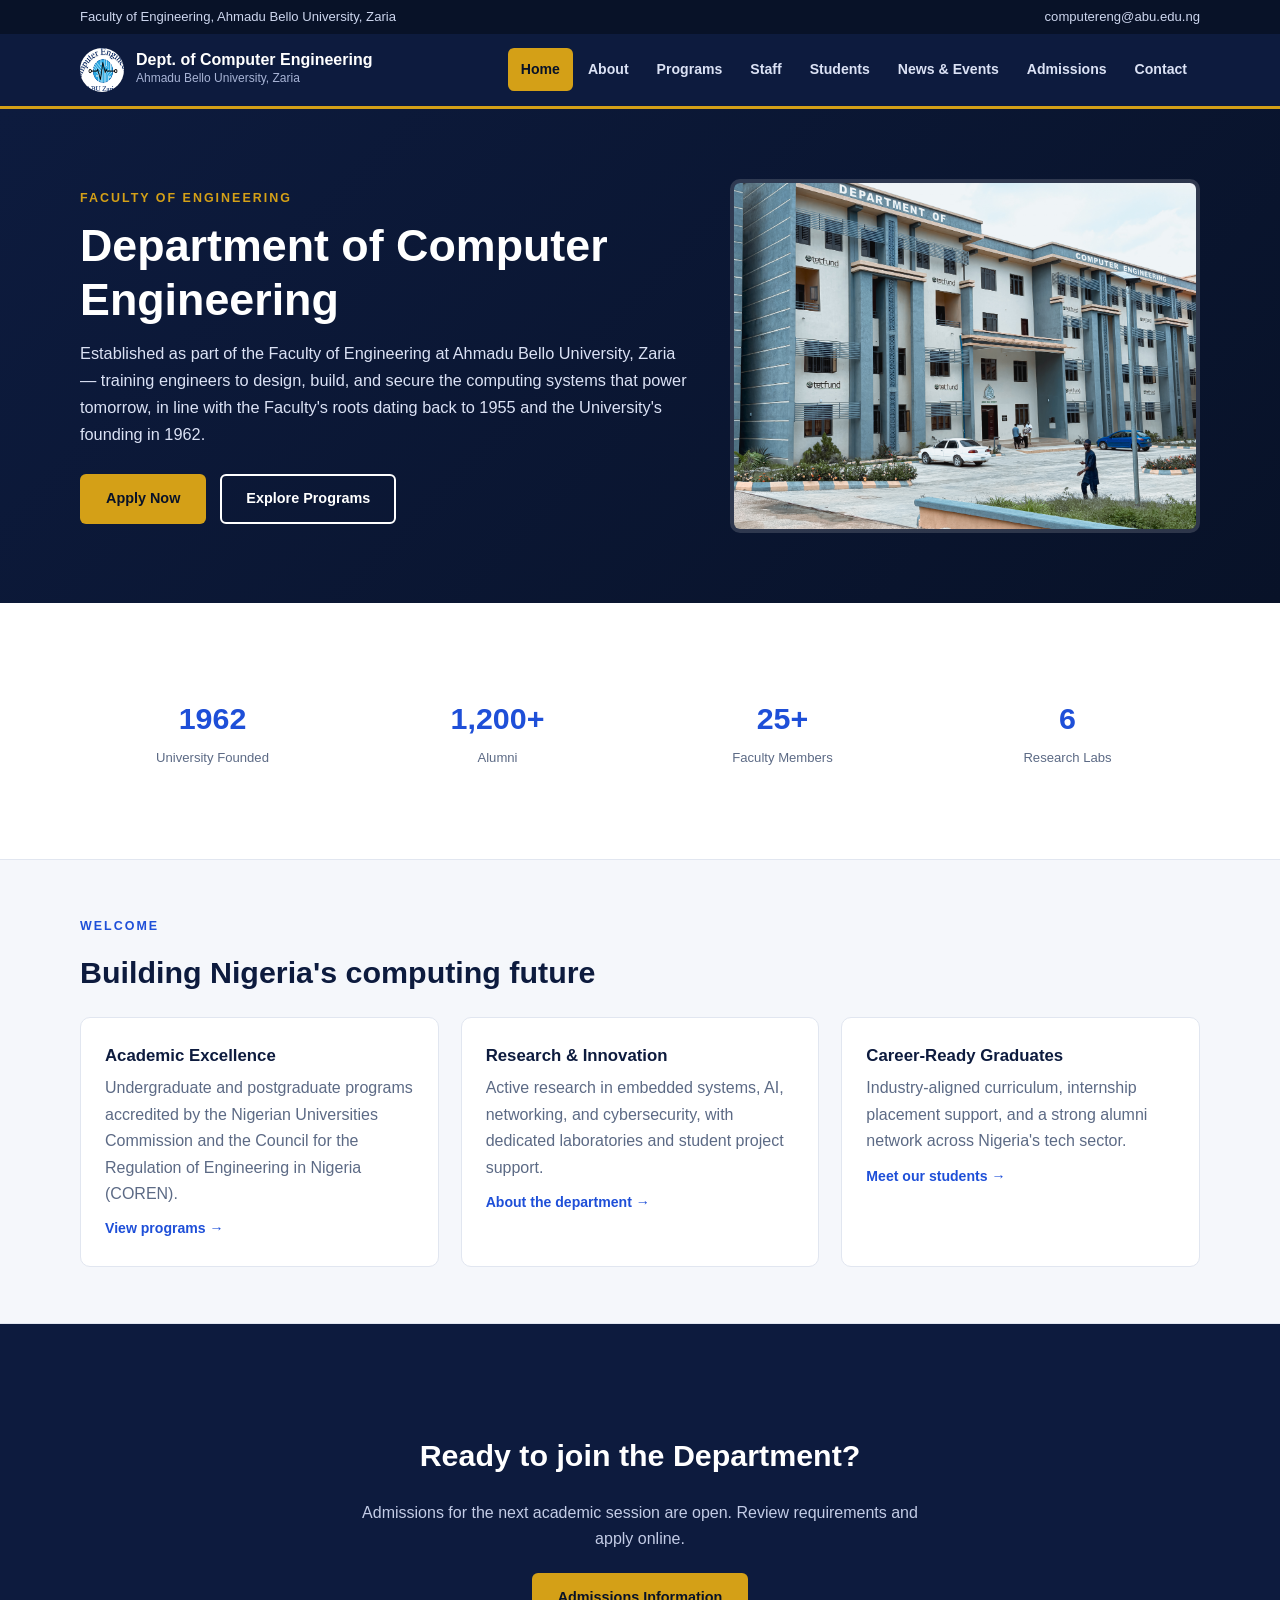
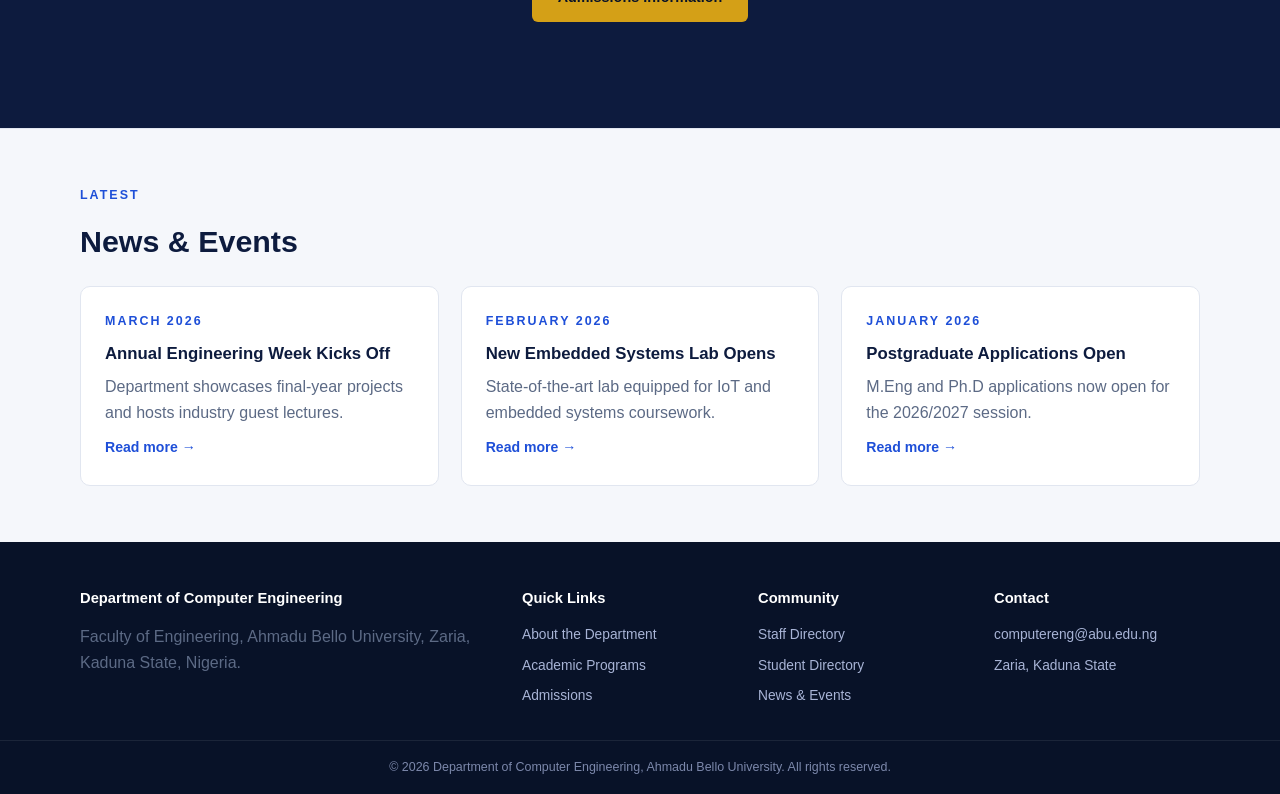
<file: index.html>
<!DOCTYPE html>
<html lang="en">
<head>
<meta charset="UTF-8" />
<meta name="viewport" content="width=device-width, initial-scale=1.0" />
<title>Department of Computer Engineering | Ahmadu Bello University</title>
<meta name="description" content="Official website of the Department of Computer Engineering, Ahmadu Bello University, Zaria." />
<link rel="stylesheet" href="assets/css/style.css" />
</head>
<body>

<input type="checkbox" id="nav-toggle" class="nav-toggle-input" />

<div class="top-bar">
  <div class="top-bar-inner">
    <span>Faculty of Engineering, Ahmadu Bello University, Zaria</span>
    <span><a href="mailto:computereng@abu.edu.ng">computereng@abu.edu.ng</a> </span>
  </div>
</div>

<header class="site-header">
  <div class="header-inner">
    <a href="index.html" class="brand">
     <img src="assets/images/logo.png" alt="Department of Computer Engineering, ABU logo" class="brand-mark" />
      <span class="brand-text">
        <h1 style="color:#fff;font-size:1rem;">Dept. of Computer Engineering</h1>
        <p>Ahmadu Bello University, Zaria</p>
      </span>
    </a>

    <label for="nav-toggle" class="hamburger" aria-label="Toggle navigation">
      <span></span><span></span><span></span>
    </label>

    <nav class="site-nav" aria-label="Primary">
      <ul>
        <li><a href="index.html" aria-current="page">Home</a></li>
        <li><a href="about.html">About</a></li>
        <li><a href="programs.html">Programs</a></li>
        <li><a href="staff.html">Staff</a></li>
        <li><a href="students.html">Students</a></li>
        <li><a href="news.html">News &amp; Events</a></li>
        <li><a href="admissions.html">Admissions</a></li>
        <li><a href="contact.html">Contact</a></li>
      </ul>
    </nav>
  </div>
</header>

<section class="hero">
  <div class="hero-inner">
    <div class="hero-text">
      <p class="eyebrow" style="color:var(--gold);">Faculty of Engineering</p>
      <h1>Department of Computer Engineering</h1>
      <p class="lede">
        Established as part of the Faculty of Engineering at Ahmadu Bello
        University, Zaria — training engineers to design, build, and
        secure the computing systems that power tomorrow, in line with
        the Faculty's roots dating back to 1955 and the University's
        founding in 1962.
      </p>
      <div class="hero-actions">
        <a href="admissions.html" class="btn btn-primary">Apply Now</a>
        <a href="programs.html" class="btn btn-outline">Explore Programs</a>
      </div>
    </div>
    <div class="hero-image">
      <img src="assets/images/department-building.jpg" alt="Department of Computer Engineering building, ABU Zaria" />
    </div>
  </div>
</section>

<section class="stats-strip">
  <div class="stats-grid">
    <div><p class="stat-num">1962</p><p class="stat-label">University Founded</p></div>
    <div><p class="stat-num">1,200+</p><p class="stat-label">Alumni</p></div>
    <div><p class="stat-num">25+</p><p class="stat-label">Faculty Members</p></div>
    <div><p class="stat-num">6</p><p class="stat-label">Research Labs</p></div>
  </div>
</section>

<main>
  <section>
    <p class="eyebrow">Welcome</p>
    <h2>Building Nigeria's computing future</h2>
    <div class="grid-3">
      <article class="card">
        <h3>Academic Excellence</h3>
        <p>Undergraduate and postgraduate programs accredited by the Nigerian
           Universities Commission and the Council for the Regulation of
           Engineering in Nigeria (COREN).</p>
        <a href="programs.html" class="card-link">View programs →</a>
      </article>
      <article class="card">
        <h3>Research &amp; Innovation</h3>
        <p>Active research in embedded systems, AI, networking, and
           cybersecurity, with dedicated laboratories and student project
           support.</p>
        <a href="about.html" class="card-link">About the department →</a>
      </article>
      <article class="card">
        <h3>Career-Ready Graduates</h3>
        <p>Industry-aligned curriculum, internship placement support, and a
           strong alumni network across Nigeria's tech sector.</p>
        <a href="students.html" class="card-link">Meet our students →</a>
      </article>
    </div>
  </section>
</main>

<section class="band band-navy">
  <div style="max-width:var(--maxw);margin:0 auto;padding:50px 20px;text-align:center;">
    <h2>Ready to join the Department?</h2>
    <p style="max-width:560px;margin:0 auto;">Admissions for the next academic session are open. Review requirements and apply online.</p>
    <div class="hero-actions" style="justify-content:center;margin-top:20px;">
      <a href="admissions.html" class="btn btn-primary">Admissions Information</a>
    </div>
  </div>
</section>

<main>
  <section>
    <p class="eyebrow">Latest</p>
    <h2>News &amp; Events</h2>
    <div class="grid-3">
      <article class="card">
        <p class="eyebrow" style="margin-bottom:8px;">March 2026</p>
        <h3>Annual Engineering Week Kicks Off</h3>
        <p>Department showcases final-year projects and hosts industry guest lectures.</p>
        <a href="news.html" class="card-link">Read more →</a>
      </article>
      <article class="card">
        <p class="eyebrow" style="margin-bottom:8px;">February 2026</p>
        <h3>New Embedded Systems Lab Opens</h3>
        <p>State-of-the-art lab equipped for IoT and embedded systems coursework.</p>
        <a href="news.html" class="card-link">Read more →</a>
      </article>
      <article class="card">
        <p class="eyebrow" style="margin-bottom:8px;">January 2026</p>
        <h3>Postgraduate Applications Open</h3>
        <p>M.Eng and Ph.D applications now open for the 2026/2027 session.</p>
        <a href="news.html" class="card-link">Read more →</a>
      </article>
    </div>
  </section>
</main>

<footer class="site-footer">
  <div class="footer-inner">
    <div>
      <h4>Department of Computer Engineering</h4>
      <p>Faculty of Engineering, Ahmadu Bello University, Zaria, Kaduna State, Nigeria.</p>
    </div>
    <div>
      <h4>Quick Links</h4>
      <ul>
        <li><a href="about.html">About the Department</a></li>
        <li><a href="programs.html">Academic Programs</a></li>
        <li><a href="admissions.html">Admissions</a></li>
      </ul>
    </div>
    <div>
      <h4>Community</h4>
      <ul>
        <li><a href="staff.html">Staff Directory</a></li>
        <li><a href="students.html">Student Directory</a></li>
        <li><a href="news.html">News &amp; Events</a></li>
      </ul>
    </div>
    <div>
      <h4>Contact</h4>
      <ul>
        <li>computereng@abu.edu.ng</li>
        <li>Zaria, Kaduna State</li>
      </ul>
    </div>
  </div>
  <p class="footer-bottom">&copy; 2026 Department of Computer Engineering, Ahmadu Bello University. All rights reserved.</p>
</footer>

</body>
</html>
</file>
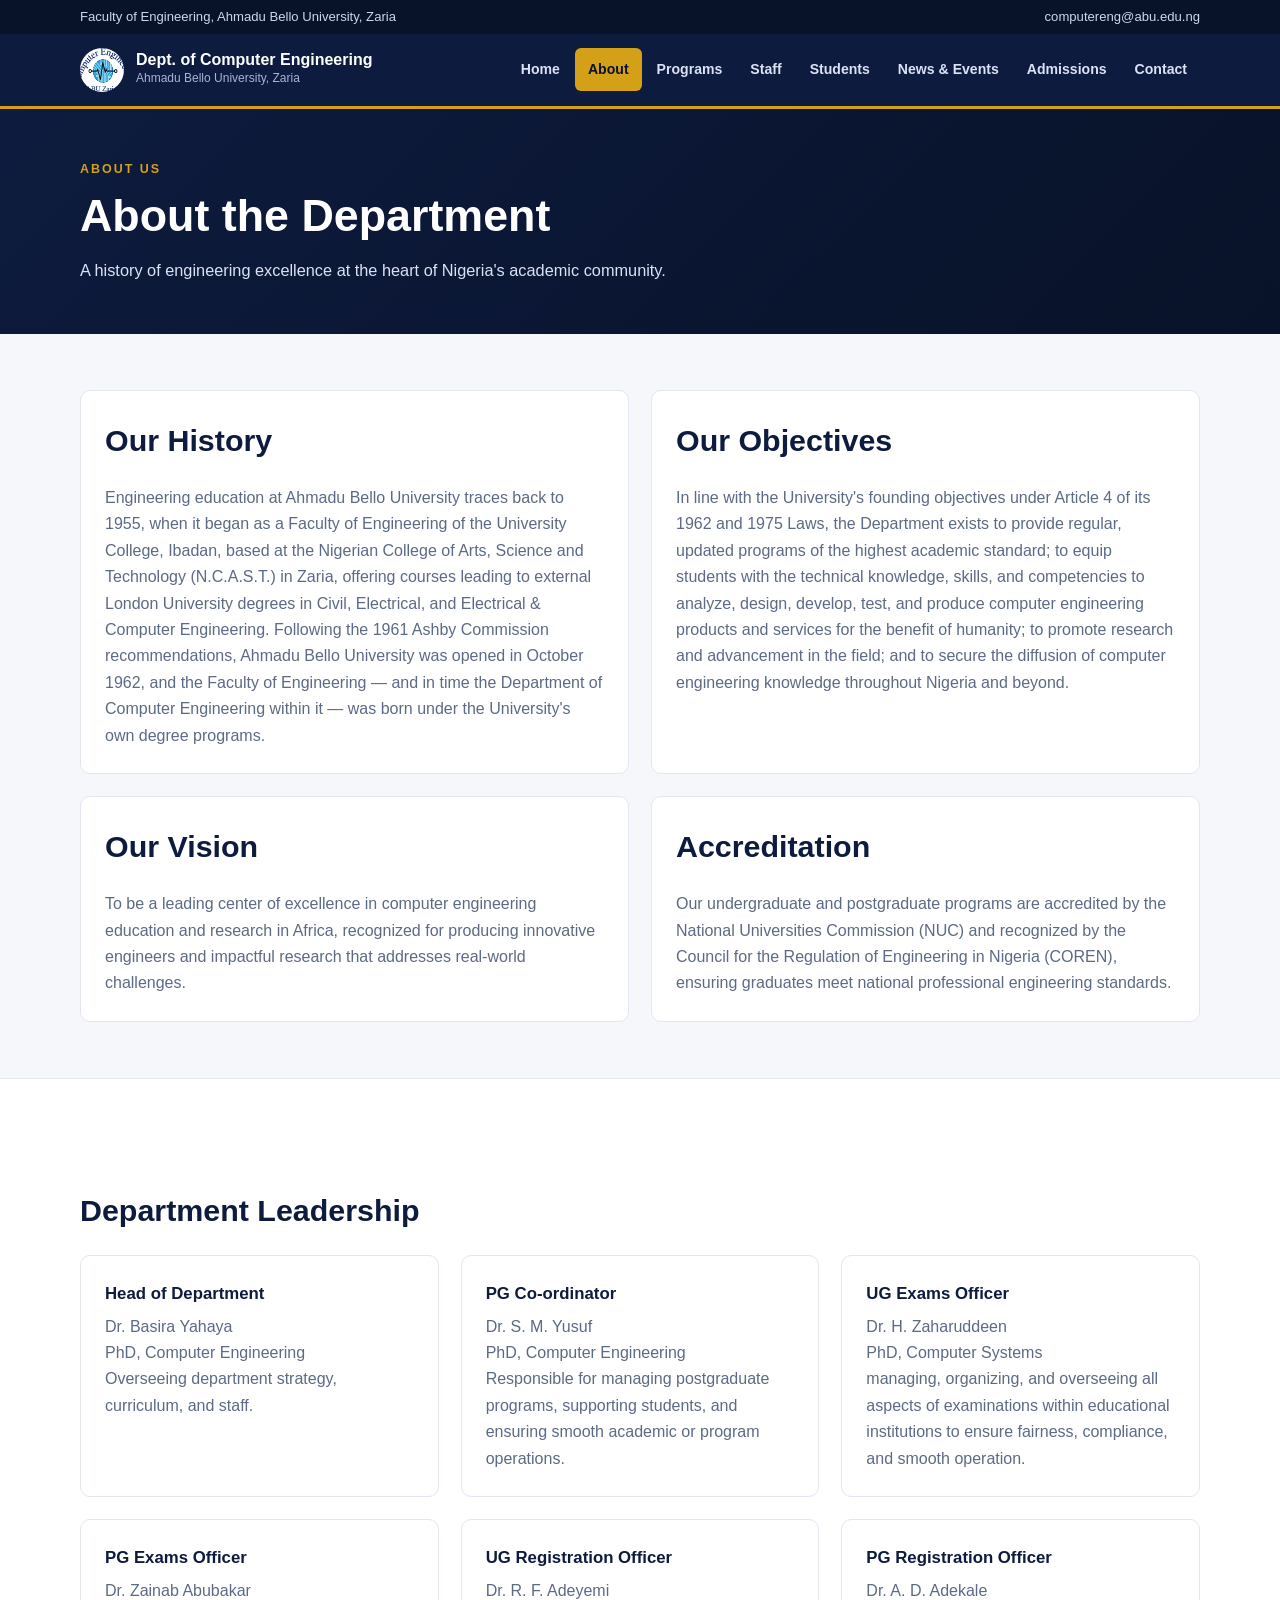
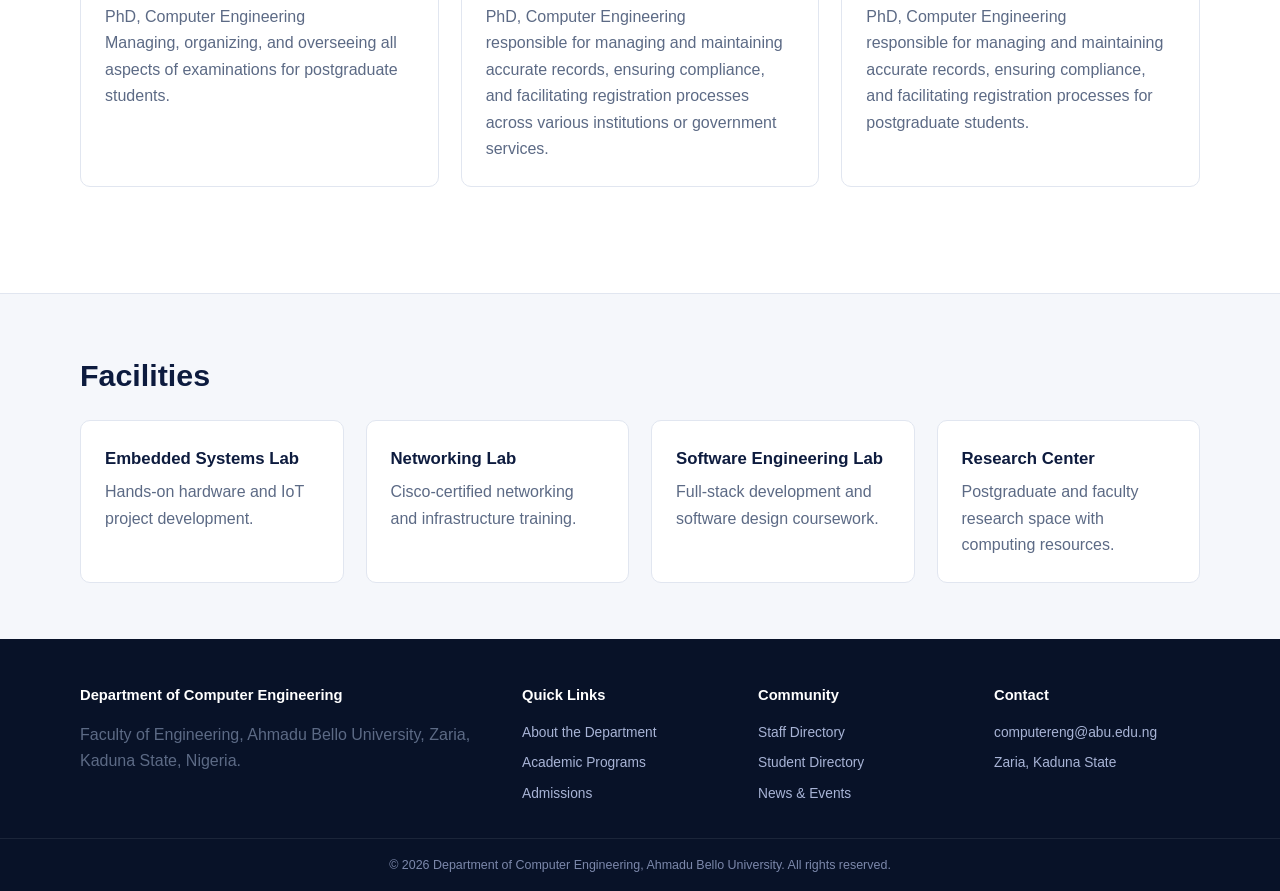
<file: about.html>
<!DOCTYPE html>
<html lang="en">
<head>
<meta charset="UTF-8" />
<meta name="viewport" content="width=device-width, initial-scale=1.0" />
<title>About the Department | Computer Engineering, ABU</title>
<meta name="description" content="History, mission, and vision of the Department of Computer Engineering, Ahmadu Bello University." />
<link rel="stylesheet" href="assets/css/style.css" />
</head>
<body>

<input type="checkbox" id="nav-toggle" class="nav-toggle-input" />

<div class="top-bar">
  <div class="top-bar-inner">
    <span>Faculty of Engineering, Ahmadu Bello University, Zaria</span>
    <span><a href="mailto:computereng@abu.edu.ng">computereng@abu.edu.ng</a></span>
  </div>
</div>

<header class="site-header">
  <div class="header-inner">
    <a href="index.html" class="brand">
      <img src="assets/images/logo.png" alt="Department of Computer Engineering, ABU logo" class="brand-mark" />
      <span class="brand-text">
        
        <h1 style="color:#fff;font-size:1rem;">Dept. of Computer Engineering</h1>
        <p>Ahmadu Bello University, Zaria</p>
      </span>
    </a>

    <label for="nav-toggle" class="hamburger" aria-label="Toggle navigation">
      <span></span><span></span><span></span>
    </label>

    <nav class="site-nav" aria-label="Primary">
      <ul>
        <li><a href="index.html">Home</a></li>
        <li><a href="about.html" aria-current="page">About</a></li>
        <li><a href="programs.html">Programs</a></li>
        <li><a href="staff.html">Staff</a></li>
        <li><a href="students.html">Students</a></li>
        <li><a href="news.html">News &amp; Events</a></li>
        <li><a href="admissions.html">Admissions</a></li>
        <li><a href="contact.html">Contact</a></li>
      </ul>
    </nav>
  </div>
</header>

<section class="hero" style="padding:50px 0;">
  <div class="hero-inner">
    <div class="hero-text">
      <p class="eyebrow" style="color:var(--gold);">About Us</p>
      <h1>About the Department</h1>
      <p class="lede">
        A history of engineering excellence at the heart of Nigeria's academic community.
      </p>
    </div>
  </div>
</section>

<main>
  <section>
    <div class="grid-2">
      <article class="card">
        <h2>Our History</h2>
        <p>
          Engineering education at Ahmadu Bello University traces back to
          1955, when it began as a Faculty of Engineering of the University
          College, Ibadan, based at the Nigerian College of Arts, Science
          and Technology (N.C.A.S.T.) in Zaria, offering courses leading to
          external London University degrees in Civil, Electrical, and
          Electrical &amp; Computer Engineering. Following the 1961
          Ashby Commission recommendations, Ahmadu Bello University was
          opened in October 1962, and the Faculty of Engineering — and
          in time the Department of Computer Engineering within it — was
          born under the University's own degree programs.
        </p>
      </article>

      <article class="card">
        <h2>Our Objectives</h2>
        <p>
          In line with the University's founding objectives under Article 4
          of its 1962 and 1975 Laws, the Department exists to provide
          regular, updated programs of the highest academic standard; to
          equip students with the technical knowledge, skills, and
          competencies to analyze, design, develop, test, and produce
          computer engineering products and services for the benefit of
          humanity; to promote research and advancement in the field; and
          to secure the diffusion of computer engineering knowledge
          throughout Nigeria and beyond.
        </p>
      </article>

      <article class="card">
        <h2>Our Vision</h2>
        <p>
          To be a leading center of excellence in computer engineering
          education and research in Africa, recognized for producing
          innovative engineers and impactful research that addresses
          real-world challenges.
        </p>
      </article>

      <article class="card">
        <h2>Accreditation</h2>
        <p>
          Our undergraduate and postgraduate programs are accredited by the
          National Universities Commission (NUC) and recognized by the
          Council for the Regulation of Engineering in Nigeria (COREN),
          ensuring graduates meet national professional engineering standards.
        </p>
      </article>
    </div>
  </section>
</main>

<section class="band">
  <div style="max-width:var(--maxw);margin:0 auto;padding:50px 20px;">
    <h2>Department Leadership</h2>
    <div class="grid-3">
      <article class="card">
        <h3>Head of Department</h3>
        <p>Dr. Basira Yahaya<br>PhD, Computer Engineering<br>Overseeing department strategy, curriculum, and staff.</p>
      </article>
      <article class="card">
        <h3>PG Co-ordinator</h3>
        <p>Dr. S. M. Yusuf<br>PhD, Computer Engineering<br>Responsible for managing postgraduate programs, supporting students, and ensuring smooth academic or program operations.</p>
      </article>
      <article class="card">
        <h3>UG Exams Officer</h3>
        <p>Dr. H. Zaharuddeen<br>PhD, Computer Systems<br>managing, organizing, and overseeing all aspects of examinations within educational institutions to ensure fairness, compliance, and smooth operation.</p>
      </article>
      <article class="card">
        <h3>PG Exams Officer</h3>
        <p>Dr. Zainab Abubakar<br>PhD, Computer Engineering<br>Managing, organizing, and overseeing all aspects of examinations for postgraduate students.</p>
      </article>
      <article class="card">
        <h3>UG Registration Officer</h3>
        <p>Dr. R. F. Adeyemi<br>PhD, Computer Engineering<br>responsible for managing and maintaining accurate records, ensuring compliance, and facilitating registration processes across various institutions or government services.</p>
      </article>
      <article class="card">
        <h3>PG Registration Officer</h3>
        <p>Dr. A. D. Adekale<br>PhD, Computer Engineering<br>responsible for managing and maintaining accurate records, ensuring compliance, and facilitating registration processes for postgraduate students.</p>
      </article>
    </div>
  </div>
</section>

<main>
  <section>
    <h2>Facilities</h2>
    <div class="grid-4">
      <article class="card"><h3>Embedded Systems Lab</h3><p>Hands-on hardware and IoT project development.</p></article>
      <article class="card"><h3>Networking Lab</h3><p>Cisco-certified networking and infrastructure training.</p></article>
      <article class="card"><h3>Software Engineering Lab</h3><p>Full-stack development and software design coursework.</p></article>
      <article class="card"><h3>Research Center</h3><p>Postgraduate and faculty research space with computing resources.</p></article>
    </div>
  </section>
</main>

<footer class="site-footer">
  <div class="footer-inner">
    <div>
      <h4>Department of Computer Engineering</h4>
      <p>Faculty of Engineering, Ahmadu Bello University, Zaria, Kaduna State, Nigeria.</p>
    </div>
    <div>
      <h4>Quick Links</h4>
      <ul>
        <li><a href="about.html">About the Department</a></li>
        <li><a href="programs.html">Academic Programs</a></li>
        <li><a href="admissions.html">Admissions</a></li>
      </ul>
    </div>
    <div>
      <h4>Community</h4>
      <ul>
        <li><a href="staff.html">Staff Directory</a></li>
        <li><a href="students.html">Student Directory</a></li>
        <li><a href="news.html">News &amp; Events</a></li>
      </ul>
    </div>
    <div>
      <h4>Contact</h4>
      <ul>
        <li>computereng@abu.edu.ng</li>
        <li>Zaria, Kaduna State</li>
      </ul>
    </div>
  </div>
  <p class="footer-bottom">&copy; 2026 Department of Computer Engineering, Ahmadu Bello University. All rights reserved.</p>
</footer>

</body>
</html>
</file>
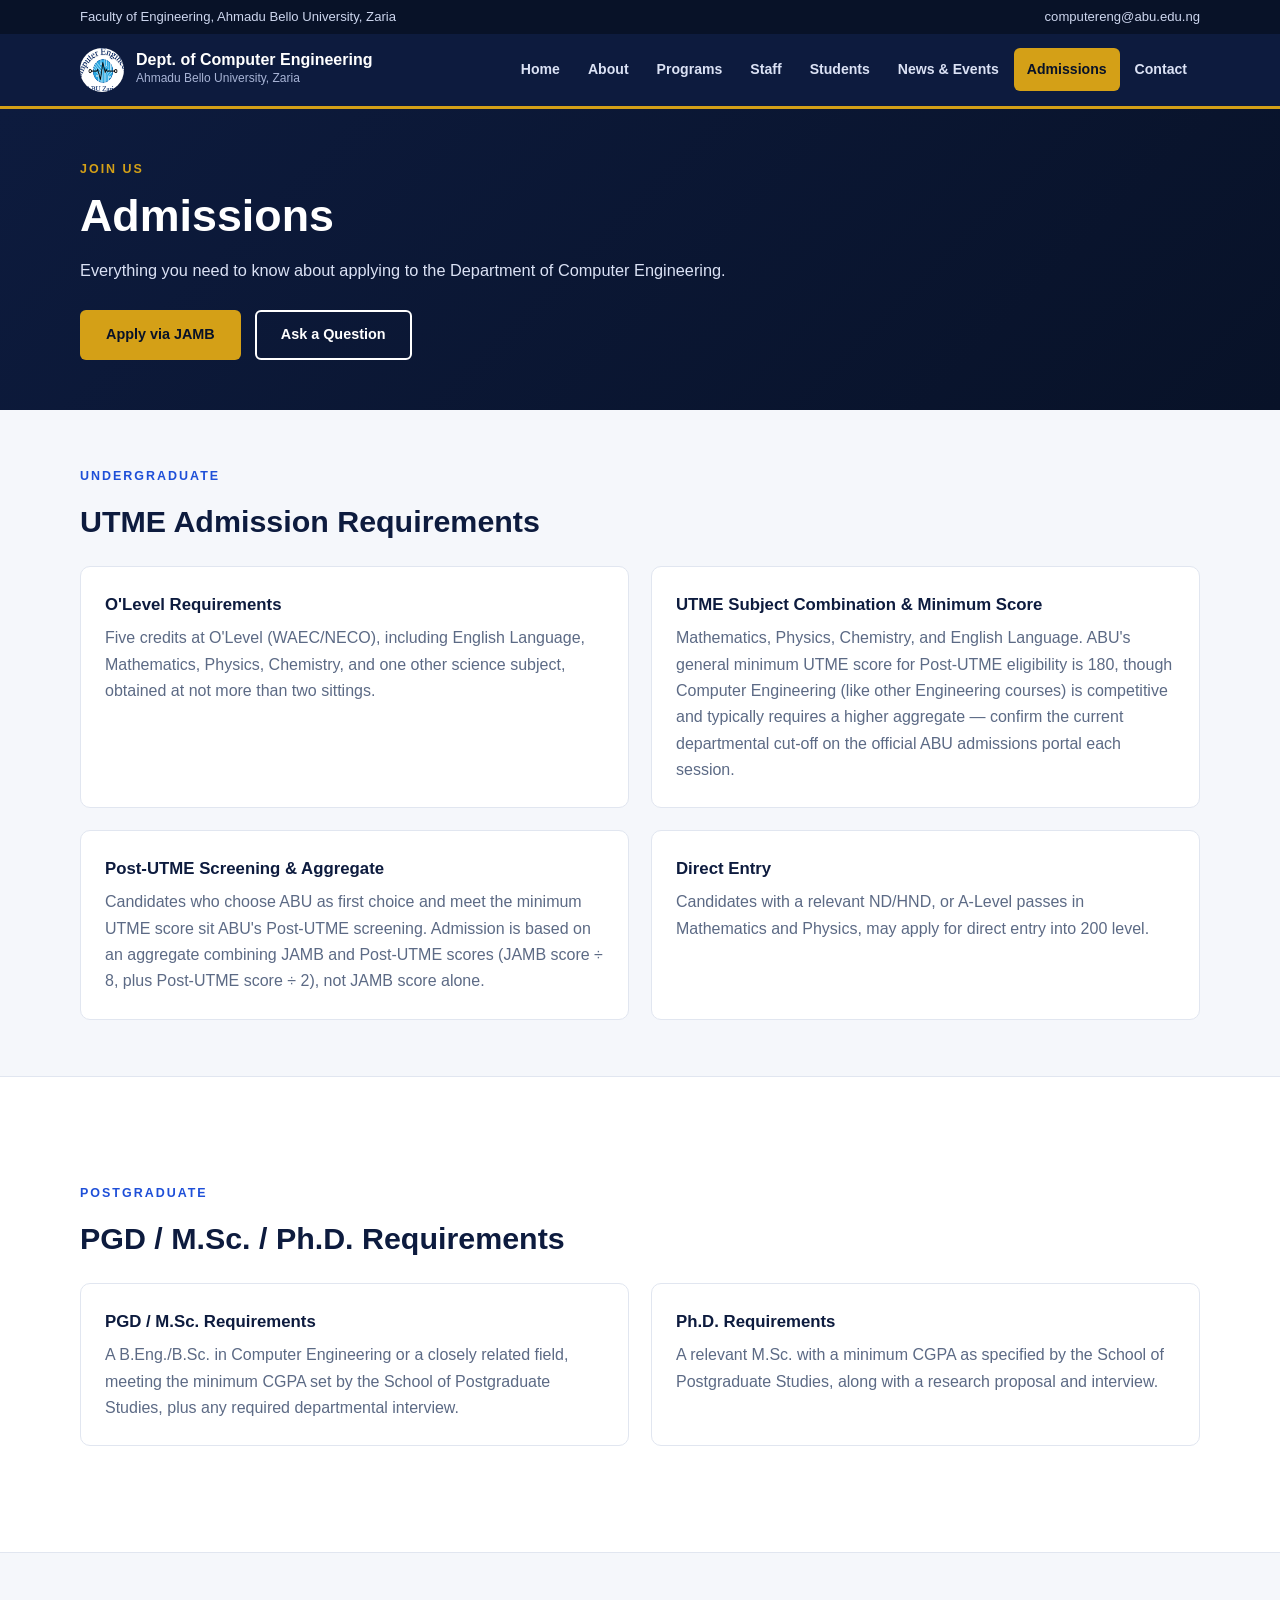
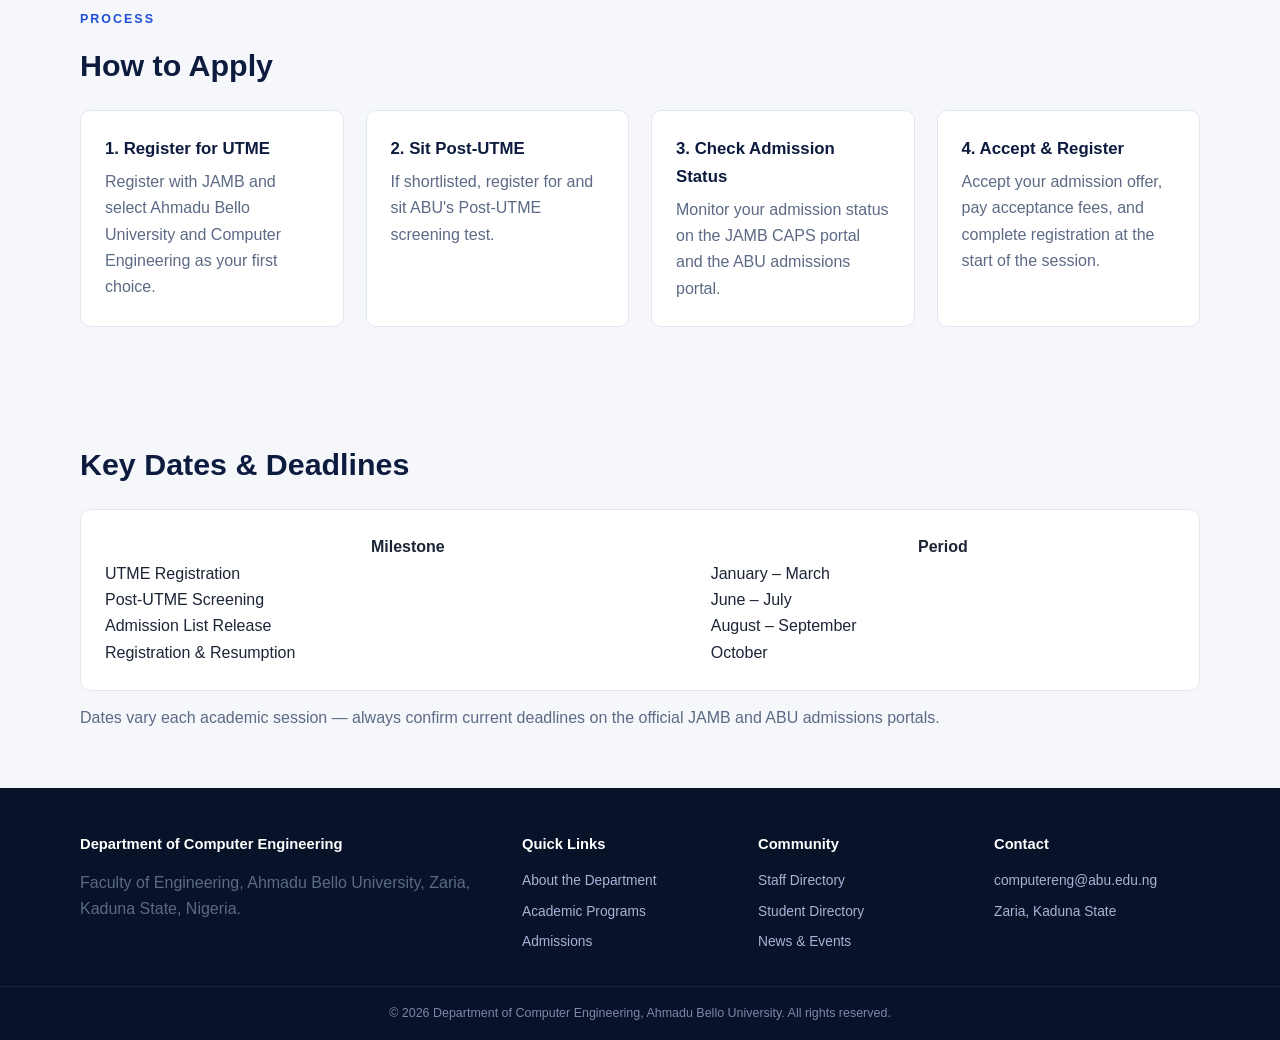
<file: admissions.html>
<!DOCTYPE html>
<html lang="en">
<head>
<meta charset="UTF-8" />
<meta name="viewport" content="width=device-width, initial-scale=1.0" />
<title>Admissions | Computer Engineering, ABU</title>
<meta name="description" content="Admission requirements and application process for the Department of Computer Engineering, Ahmadu Bello University." />
<link rel="stylesheet" href="assets/css/style.css" />
</head>
<body>

<input type="checkbox" id="nav-toggle" class="nav-toggle-input" />

<div class="top-bar">
  <div class="top-bar-inner">
    <span>Faculty of Engineering, Ahmadu Bello University, Zaria</span>
    <span><a href="mailto:computereng@abu.edu.ng">computereng@abu.edu.ng</a></span>
  </div>
</div>

<header class="site-header">
  <div class="header-inner">
    <a href="index.html" class="brand">
      <img src="assets/images/logo.png" alt="Department of Computer Engineering, ABU logo" class="brand-mark" />
      <span class="brand-text">
        <h1 style="color:#fff;font-size:1rem;">Dept. of Computer Engineering</h1>
        <p>Ahmadu Bello University, Zaria</p>
      </span>
    </a>

    <label for="nav-toggle" class="hamburger" aria-label="Toggle navigation">
      <span></span><span></span><span></span>
    </label>

    <nav class="site-nav" aria-label="Primary">
      <ul>
        <li><a href="index.html">Home</a></li>
        <li><a href="about.html">About</a></li>
        <li><a href="programs.html">Programs</a></li>
        <li><a href="staff.html">Staff</a></li>
        <li><a href="students.html">Students</a></li>
        <li><a href="news.html">News &amp; Events</a></li>
        <li><a href="admissions.html" aria-current="page">Admissions</a></li>
        <li><a href="contact.html">Contact</a></li>
      </ul>
    </nav>
  </div>
</header>

<section class="hero" style="padding:50px 0;">
  <div class="hero-inner">
    <div class="hero-text">
      <p class="eyebrow" style="color:var(--gold);">Join Us</p>
      <h1>Admissions</h1>
      <p class="lede">
        Everything you need to know about applying to the Department of
        Computer Engineering.
      </p>
      <div class="hero-actions">
        <a href="https://jamb.gov.ng/" class="btn btn-primary" target="_blank" rel="noopener">Apply via JAMB</a>
        <a href="contact.html" class="btn btn-outline">Ask a Question</a>
      </div>
    </div>
  </div>
</section>

<main>
  <section>
    <p class="eyebrow">Undergraduate</p>
    <h2>UTME Admission Requirements</h2>
    <div class="grid-2">
      <article class="card">
        <h3>O'Level Requirements</h3>
        <p>
          Five credits at O'Level (WAEC/NECO), including English Language,
          Mathematics, Physics, Chemistry, and one other science subject,
          obtained at not more than two sittings.
        </p>
      </article>
      <article class="card">
        <h3>UTME Subject Combination &amp; Minimum Score</h3>
        <p>
          Mathematics, Physics, Chemistry, and English Language. ABU's general
          minimum UTME score for Post-UTME eligibility is 180, though
          Computer Engineering (like other Engineering courses) is
          competitive and typically requires a higher aggregate — confirm
          the current departmental cut-off on the official ABU admissions
          portal each session.
        </p>
      </article>
      <article class="card">
        <h3>Post-UTME Screening &amp; Aggregate</h3>
        <p>
          Candidates who choose ABU as first choice and meet the minimum
          UTME score sit ABU's Post-UTME screening. Admission is based on
          an aggregate combining JAMB and Post-UTME scores (JAMB score ÷ 8,
          plus Post-UTME score ÷ 2), not JAMB score alone.
        </p>
      </article>
      <article class="card">
        <h3>Direct Entry</h3>
        <p>
          Candidates with a relevant ND/HND, or A-Level passes in
          Mathematics and Physics, may apply for direct entry into 200
          level.
        </p>
      </article>
    </div>
  </section>
</main>

<section class="band">
  <div style="max-width:var(--maxw);margin:0 auto;padding:50px 20px;">
    <p class="eyebrow">Postgraduate</p>
    <h2>PGD / M.Sc. / Ph.D. Requirements</h2>
    <div class="grid-2">
      <article class="card">
        <h3>PGD / M.Sc. Requirements</h3>
        <p>A B.Eng./B.Sc. in Computer Engineering or a closely related
           field, meeting the minimum CGPA set by the School of
           Postgraduate Studies, plus any required departmental interview.</p>
      </article>
      <article class="card">
        <h3>Ph.D. Requirements</h3>
        <p>A relevant M.Sc. with a minimum CGPA as specified by the
           School of Postgraduate Studies, along with a research proposal
           and interview.</p>
      </article>
    </div>
  </div>
</section>

<main>
  <section>
    <p class="eyebrow">Process</p>
    <h2>How to Apply</h2>
    <div class="grid-4">
      <article class="card">
        <h3>1. Register for UTME</h3>
        <p>Register with JAMB and select Ahmadu Bello University and
           Computer Engineering as your first choice.</p>
      </article>
      <article class="card">
        <h3>2. Sit Post-UTME</h3>
        <p>If shortlisted, register for and sit ABU's Post-UTME screening
           test.</p>
      </article>
      <article class="card">
        <h3>3. Check Admission Status</h3>
        <p>Monitor your admission status on the JAMB CAPS portal and the
           ABU admissions portal.</p>
      </article>
      <article class="card">
        <h3>4. Accept &amp; Register</h3>
        <p>Accept your admission offer, pay acceptance fees, and complete
           registration at the start of the session.</p>
      </article>
    </div>
  </section>

  <section>
    <h2>Key Dates &amp; Deadlines</h2>
    <div class="card" style="overflow-x:auto;">
      <table>
        <caption class="sr-only">Admissions key dates</caption>
        <thead>
          <tr><th scope="col">Milestone</th><th scope="col">Period</th></tr>
        </thead>
        <tbody>
          <tr><td>UTME Registration</td><td>January – March</td></tr>
          <tr><td>Post-UTME Screening</td><td>June – July</td></tr>
          <tr><td>Admission List Release</td><td>August – September</td></tr>
          <tr><td>Registration &amp; Resumption</td><td>October</td></tr>
        </tbody>
      </table>
    </div>
    <p style="margin-top:14px;">Dates vary each academic session — always confirm current deadlines on the official JAMB and ABU admissions portals.</p>
  </section>
</main>

<footer class="site-footer">
  <div class="footer-inner">
    <div>
      <h4>Department of Computer Engineering</h4>
      <p>Faculty of Engineering, Ahmadu Bello University, Zaria, Kaduna State, Nigeria.</p>
    </div>
    <div>
      <h4>Quick Links</h4>
      <ul>
        <li><a href="about.html">About the Department</a></li>
        <li><a href="programs.html">Academic Programs</a></li>
        <li><a href="admissions.html">Admissions</a></li>
      </ul>
    </div>
    <div>
      <h4>Community</h4>
      <ul>
        <li><a href="staff.html">Staff Directory</a></li>
        <li><a href="students.html">Student Directory</a></li>
        <li><a href="news.html">News &amp; Events</a></li>
      </ul>
    </div>
    <div>
      <h4>Contact</h4>
      <ul>
        <li>computereng@abu.edu.ng</li>
        <li>Zaria, Kaduna State</li>
      </ul>
    </div>
  </div>
  <p class="footer-bottom">&copy; 2026 Department of Computer Engineering, Ahmadu Bello University. All rights reserved.</p>
</footer>

</body>
</html>
</file>
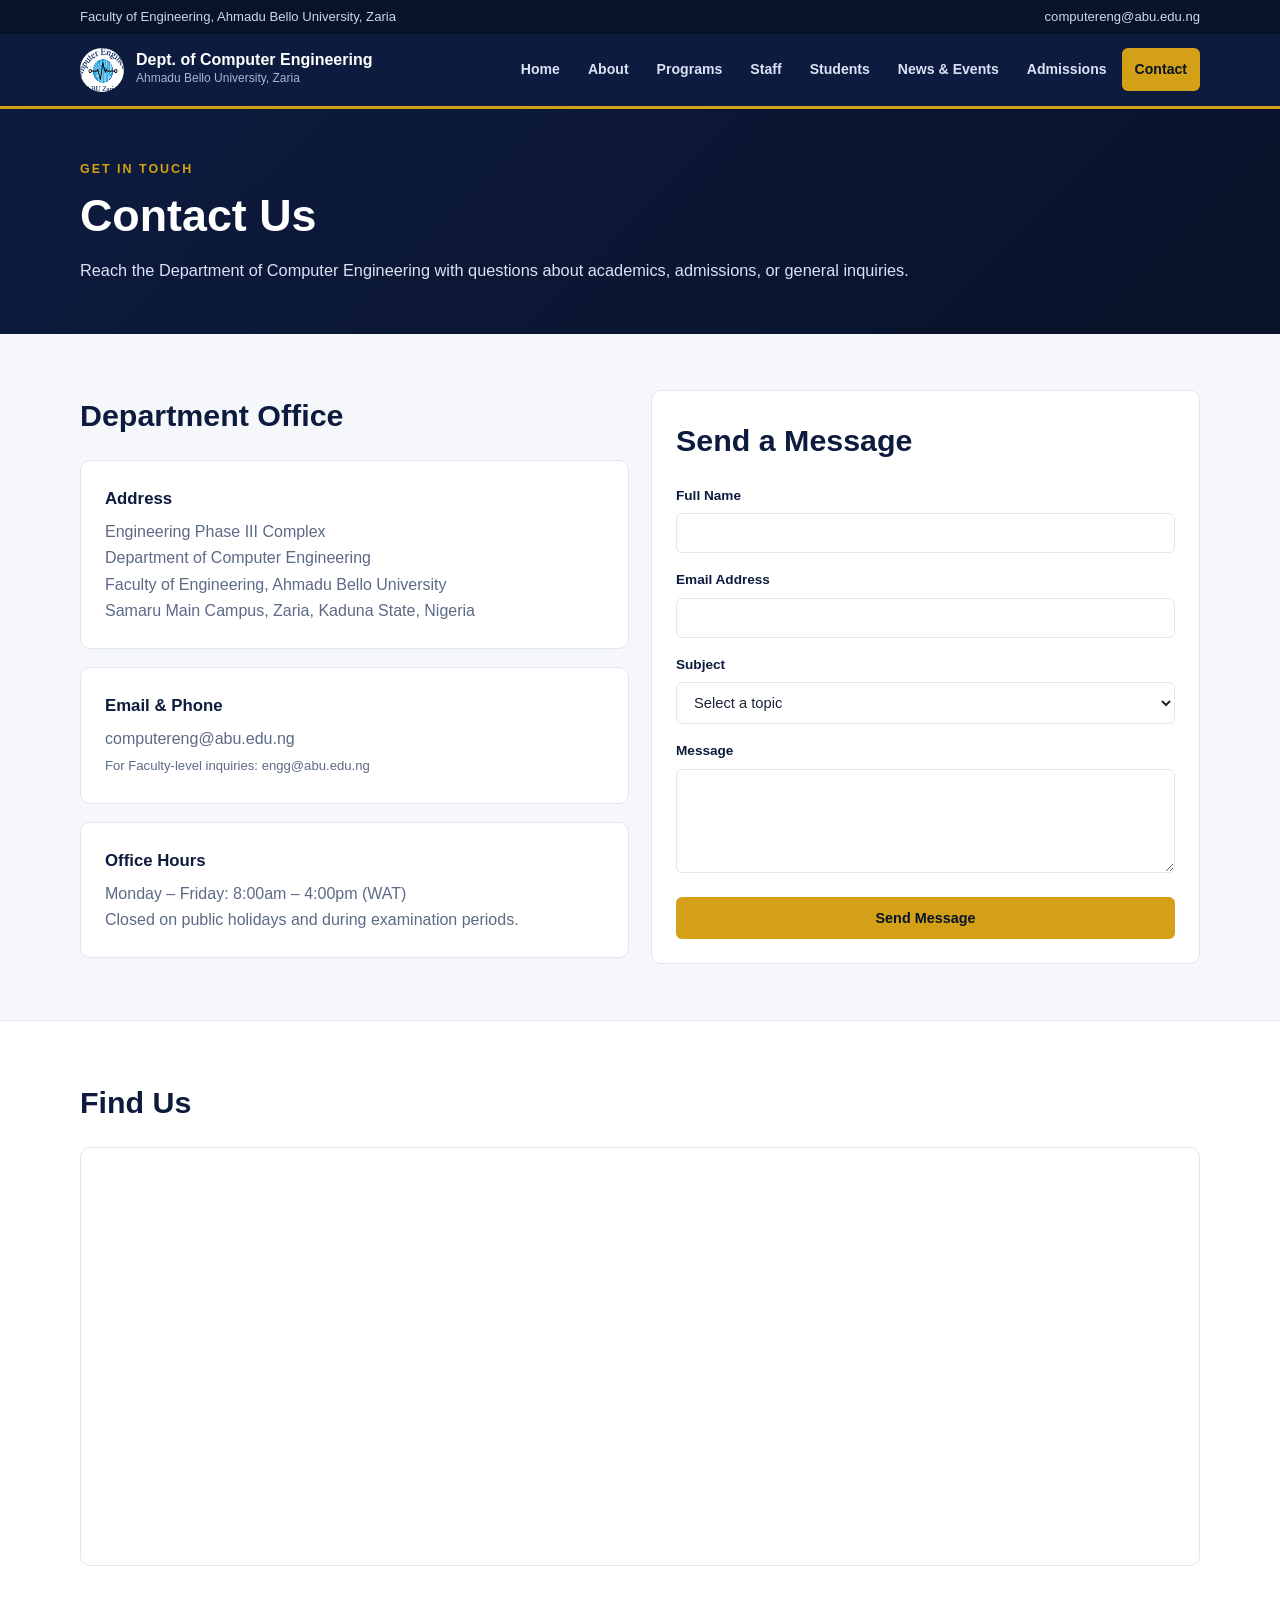
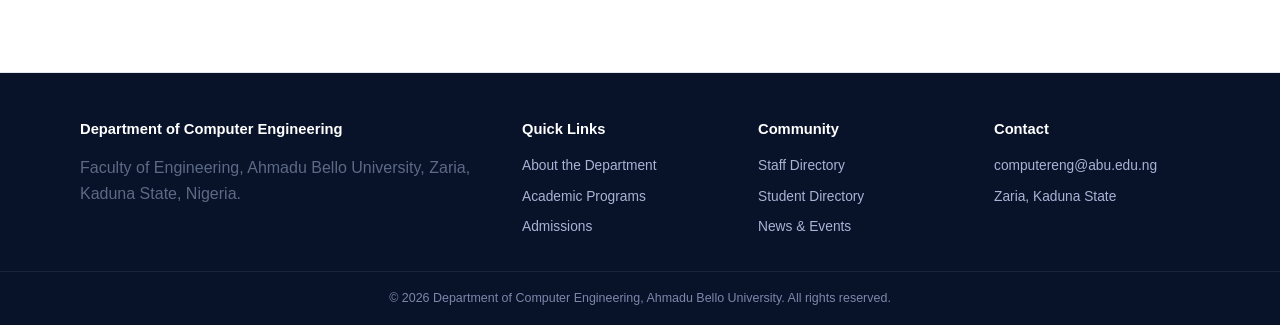
<file: contact.html>
<!DOCTYPE html>
<html lang="en">
<head>
<meta charset="UTF-8" />
<meta name="viewport" content="width=device-width, initial-scale=1.0" />
<title>Contact Us | Computer Engineering, ABU</title>
<meta name="description" content="Contact the Department of Computer Engineering, Ahmadu Bello University." />
<link rel="stylesheet" href="assets/css/style.css" />
</head>
<body>

<input type="checkbox" id="nav-toggle" class="nav-toggle-input" />

<div class="top-bar">
  <div class="top-bar-inner">
    <span>Faculty of Engineering, Ahmadu Bello University, Zaria</span>
    <span><a href="mailto:computereng@abu.edu.ng">computereng@abu.edu.ng</a></span>
  </div>
</div>

<header class="site-header">
  <div class="header-inner">
    <a href="index.html" class="brand">
      <img src="assets/images/logo.png" alt="Department of Computer Engineering, ABU logo" class="brand-mark" />
      <span class="brand-text">
        <h1 style="color:#fff;font-size:1rem;">Dept. of Computer Engineering</h1>
        <p>Ahmadu Bello University, Zaria</p>
      </span>
    </a>

    <label for="nav-toggle" class="hamburger" aria-label="Toggle navigation">
      <span></span><span></span><span></span>
    </label>

    <nav class="site-nav" aria-label="Primary">
      <ul>
        <li><a href="index.html">Home</a></li>
        <li><a href="about.html">About</a></li>
        <li><a href="programs.html">Programs</a></li>
        <li><a href="staff.html">Staff</a></li>
        <li><a href="students.html">Students</a></li>
        <li><a href="news.html">News &amp; Events</a></li>
        <li><a href="admissions.html">Admissions</a></li>
        <li><a href="contact.html" aria-current="page">Contact</a></li>
      </ul>
    </nav>
  </div>
</header>

<section class="hero" style="padding:50px 0;">
  <div class="hero-inner">
    <div class="hero-text">
      <p class="eyebrow" style="color:var(--gold);">Get In Touch</p>
      <h1>Contact Us</h1>
      <p class="lede">
        Reach the Department of Computer Engineering with questions about
        academics, admissions, or general inquiries.
      </p>
    </div>
  </div>
</section>

<main>
  <section class="grid-2" style="align-items:start;">
    <div>
      <h2>Department Office</h2>
      <article class="card" style="margin-bottom:18px;">
        <h3>Address</h3>
        <p>Engineering Phase III Complex<br>
           Department of Computer Engineering<br>
           Faculty of Engineering, Ahmadu Bello University<br>
           Samaru Main Campus, Zaria, Kaduna State, Nigeria</p>
      </article>
      <article class="card" style="margin-bottom:18px;">
        <h3>Email &amp; Phone</h3>
        <p>
          <a href="mailto:computereng@abu.edu.ng">computereng@abu.edu.ng</a><br>
          <span style="font-size:.82rem;">For Faculty-level inquiries: <a href="mailto:engg@abu.edu.ng">engg@abu.edu.ng</a></span>
        </p>
      </article>
      <article class="card">
        <h3>Office Hours</h3>
        <p>Monday – Friday: 8:00am – 4:00pm (WAT)<br>Closed on public holidays and during examination periods.</p>
      </article>
    </div>

    <div class="card">
      <h2>Send a Message</h2>
      <!--
        No build-step required: standard HTML form posting to a static
        form backend (Formspree). Replace REPLACE_WITH_YOUR_FORM_ID with
        the department's real Formspree endpoint before deployment.
      -->
      <form action="https://formspree.io/f/mrpgwvko" method="POST">
        <div class="form-field">
          <label for="cname">Full Name</label>
          <input type="text" id="cname" name="name" required />
        </div>
        <div class="form-field">
          <label for="cemail">Email Address</label>
          <input type="email" id="cemail" name="email" required />
        </div>
        <div class="form-field">
          <label for="csubject">Subject</label>
          <select id="csubject" name="subject" required>
            <option value="">Select a topic</option>
            <option value="Admissions Inquiry">Admissions Inquiry</option>
            <option value="Academic Programs">Academic Programs</option>
            <option value="General Inquiry">General Inquiry</option>
            <option value="Other">Other</option>
          </select>
        </div>
        <div class="form-field">
          <label for="cmsg">Message</label>
          <textarea id="cmsg" name="message" rows="5" required></textarea>
        </div>
        <button type="submit" class="btn btn-primary" style="width:100%;">Send Message</button>
      </form>
    </div>
  </section>
</main>

<section class="band">
  <div style="max-width:var(--maxw);margin:0 auto;padding:0 20px 50px;">
    <h2>Find Us</h2>
    <div class="card">
      <iframe
        title="Map location of the Department of Computer Engineering, Ahmadu Bello University, Zaria"
        src="https://www.google.com/maps?q=Ahmadu+Bello+University+Zaria&output=embed"
        width="100%" height="360" style="border:0;border-radius:8px;"
        loading="lazy" referrerpolicy="no-referrer-when-downgrade">
      </iframe>
    </div>
  </div>
</section>

<footer class="site-footer">
  <div class="footer-inner">
    <div>
      <h4>Department of Computer Engineering</h4>
      <p>Faculty of Engineering, Ahmadu Bello University, Zaria, Kaduna State, Nigeria.</p>
    </div>
    <div>
      <h4>Quick Links</h4>
      <ul>
        <li><a href="about.html">About the Department</a></li>
        <li><a href="programs.html">Academic Programs</a></li>
        <li><a href="admissions.html">Admissions</a></li>
      </ul>
    </div>
    <div>
      <h4>Community</h4>
      <ul>
        <li><a href="staff.html">Staff Directory</a></li>
        <li><a href="students.html">Student Directory</a></li>
        <li><a href="news.html">News &amp; Events</a></li>
      </ul>
    </div>
    <div>
      <h4>Contact</h4>
      <ul>
        <li>computereng@abu.edu.ng</li>
        <li>Zaria, Kaduna State</li>
      </ul>
    </div>
  </div>
  <p class="footer-bottom">&copy; 2026 Department of Computer Engineering, Ahmadu Bello University. All rights reserved.</p>
</footer>

</body>
</html>
</file>
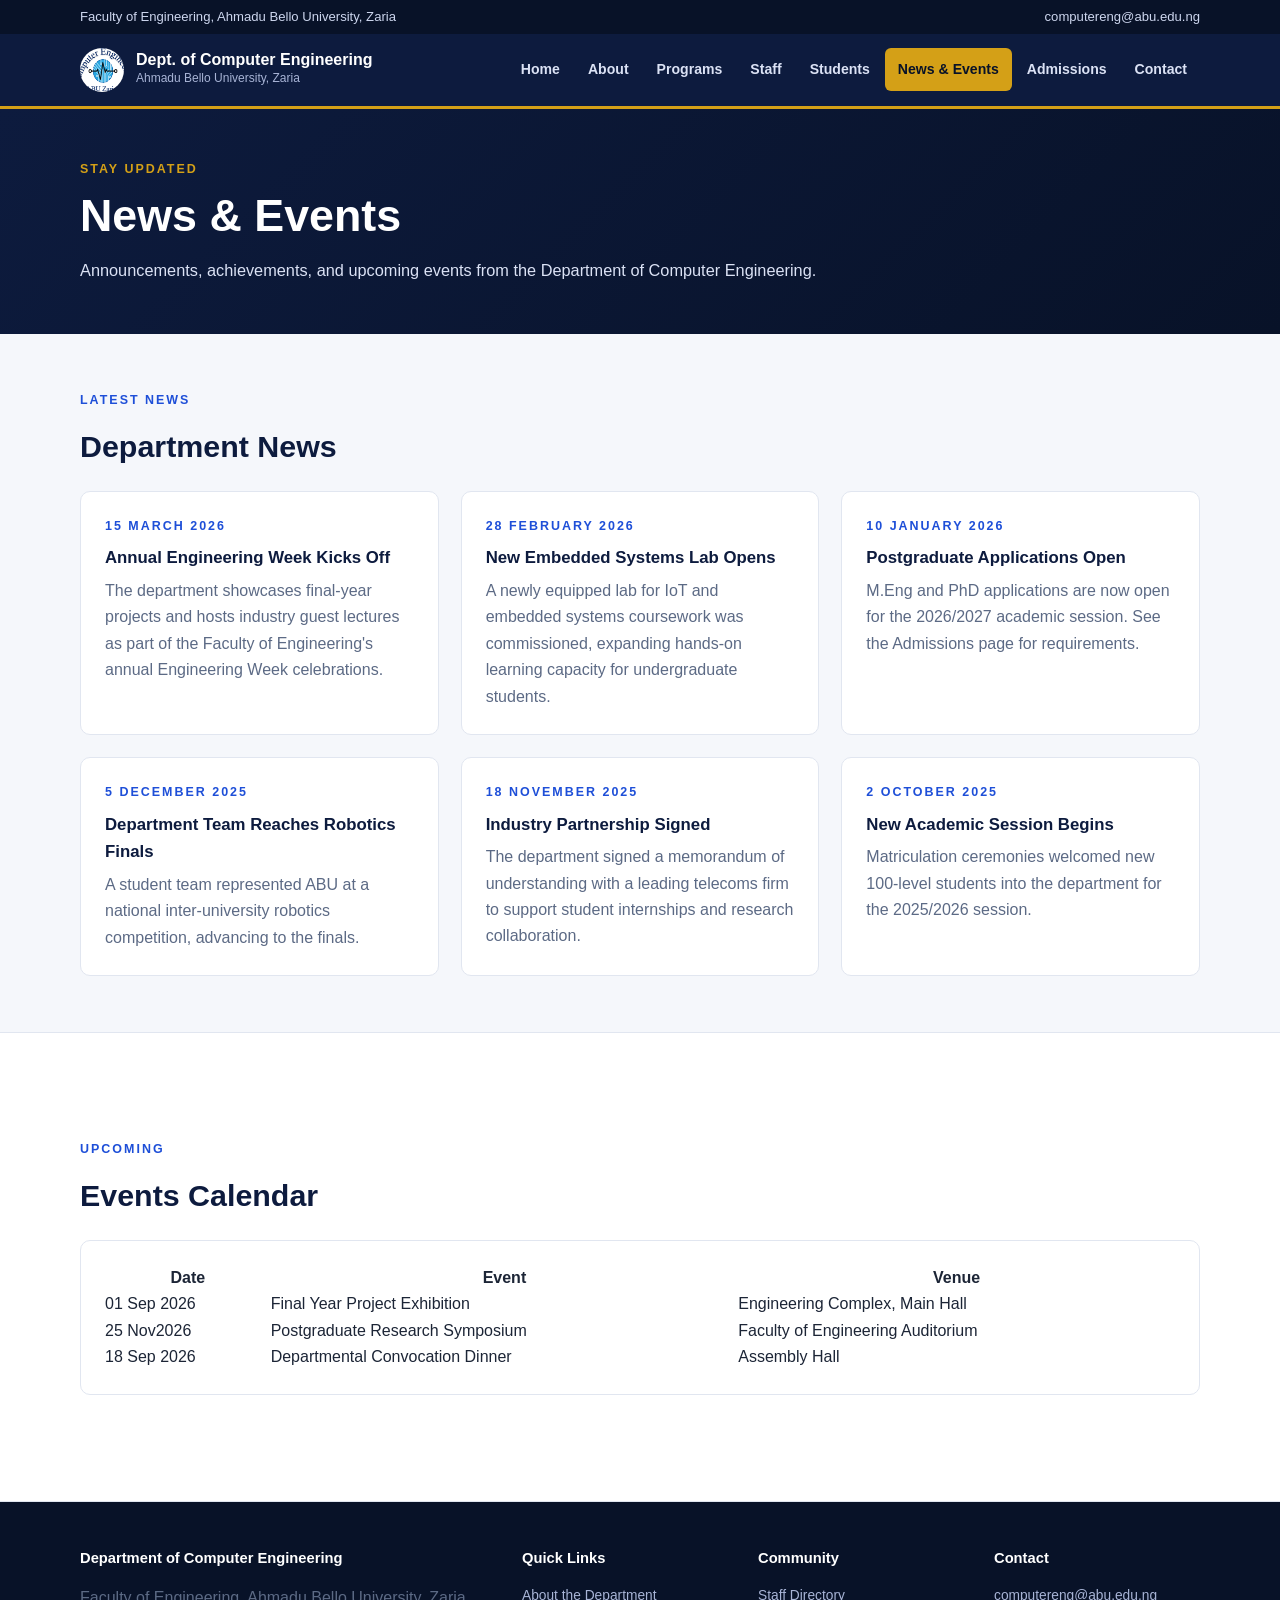
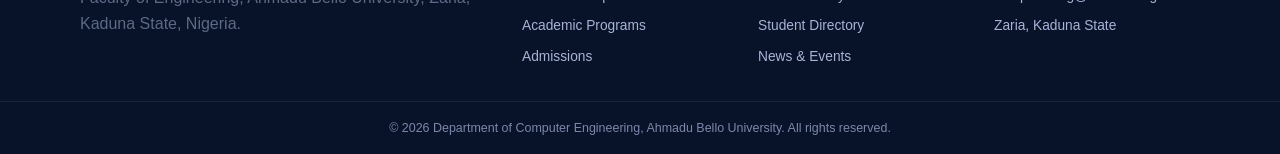
<file: news.html>
<!DOCTYPE html>
<html lang="en">
<head>
<meta charset="UTF-8" />
<meta name="viewport" content="width=device-width, initial-scale=1.0" />
<title>News &amp; Events | Computer Engineering, ABU</title>
<meta name="description" content="Latest news, announcements, and upcoming events from the Department of Computer Engineering, Ahmadu Bello University." />
<link rel="stylesheet" href="assets/css/style.css" />
</head>
<body>

<input type="checkbox" id="nav-toggle" class="nav-toggle-input" />

<div class="top-bar">
  <div class="top-bar-inner">
    <span>Faculty of Engineering, Ahmadu Bello University, Zaria</span>
    <span><a href="mailto:computereng@abu.edu.ng">computereng@abu.edu.ng</a></span>
  </div>
</div>

<header class="site-header">
  <div class="header-inner">
    <a href="index.html" class="brand">
      <img src="assets/images/logo.png" alt="Department of Computer Engineering, ABU logo" class="brand-mark" />
      <span class="brand-text">
        <h1 style="color:#fff;font-size:1rem;">Dept. of Computer Engineering</h1>
        <p>Ahmadu Bello University, Zaria</p>
      </span>
    </a>

    <label for="nav-toggle" class="hamburger" aria-label="Toggle navigation">
      <span></span><span></span><span></span>
    </label>

    <nav class="site-nav" aria-label="Primary">
      <ul>
        <li><a href="index.html">Home</a></li>
        <li><a href="about.html">About</a></li>
        <li><a href="programs.html">Programs</a></li>
        <li><a href="staff.html">Staff</a></li>
        <li><a href="students.html">Students</a></li>
        <li><a href="news.html" aria-current="page">News &amp; Events</a></li>
        <li><a href="admissions.html">Admissions</a></li>
        <li><a href="contact.html">Contact</a></li>
      </ul>
    </nav>
  </div>
</header>

<section class="hero" style="padding:50px 0;">
  <div class="hero-inner">
    <div class="hero-text">
      <p class="eyebrow" style="color:var(--gold);">Stay Updated</p>
      <h1>News &amp; Events</h1>
      <p class="lede">
        Announcements, achievements, and upcoming events from the Department
        of Computer Engineering.
      </p>
    </div>
  </div>
</section>

<main>
  <section>
    <p class="eyebrow">Latest News</p>
    <h2>Department News</h2>
    <div class="grid-3">
      <article class="card">
        <p class="eyebrow" style="margin-bottom:8px;">15 March 2026</p>
        <h3>Annual Engineering Week Kicks Off</h3>
        <p>The department showcases final-year projects and hosts industry
           guest lectures as part of the Faculty of Engineering's annual
           Engineering Week celebrations.</p>
      </article>
      <article class="card">
        <p class="eyebrow" style="margin-bottom:8px;">28 February 2026</p>
        <h3>New Embedded Systems Lab Opens</h3>
        <p>A newly equipped lab for IoT and embedded systems coursework was
           commissioned, expanding hands-on learning capacity for
           undergraduate students.</p>
      </article>
      <article class="card">
        <p class="eyebrow" style="margin-bottom:8px;">10 January 2026</p>
        <h3>Postgraduate Applications Open</h3>
        <p>M.Eng and PhD applications are now open for the 2026/2027
           academic session. See the Admissions page for requirements.</p>
      </article>
      <article class="card">
        <p class="eyebrow" style="margin-bottom:8px;">5 December 2025</p>
        <h3>Department Team Reaches Robotics Finals</h3>
        <p>A student team represented ABU at a national inter-university
           robotics competition, advancing to the finals.</p>
      </article>
      <article class="card">
        <p class="eyebrow" style="margin-bottom:8px;">18 November 2025</p>
        <h3>Industry Partnership Signed</h3>
        <p>The department signed a memorandum of understanding with a
           leading telecoms firm to support student internships and
           research collaboration.</p>
      </article>
      <article class="card">
        <p class="eyebrow" style="margin-bottom:8px;">2 October 2025</p>
        <h3>New Academic Session Begins</h3>
        <p>Matriculation ceremonies welcomed new 100-level students into
           the department for the 2025/2026 session.</p>
      </article>
    </div>
  </section>
</main>

<section class="band">
  <div style="max-width:var(--maxw);margin:0 auto;padding:50px 20px;">
    <p class="eyebrow">Upcoming</p>
    <h2>Events Calendar</h2>
    <div class="card" style="overflow-x:auto;">
      <table>
        <caption class="sr-only">Upcoming department events</caption>
        <thead>
          <tr><th scope="col">Date</th><th scope="col">Event</th><th scope="col">Venue</th></tr>
        </thead>
        <tbody>
          <tr><td> 01 Sep 2026</td><td>Final Year Project Exhibition</td><td>Engineering Complex, Main Hall</td></tr>
          <tr><td> 25 Nov2026</td><td>Postgraduate Research Symposium</td><td>Faculty of Engineering Auditorium</td></tr>
          <tr><td> 18 Sep 2026</td><td>Departmental Convocation Dinner</td><td>Assembly Hall</td></tr>
        </tbody>
      </table>
    </div>
  </div>
</section>

<footer class="site-footer">
  <div class="footer-inner">
    <div>
      <h4>Department of Computer Engineering</h4>
      <p>Faculty of Engineering, Ahmadu Bello University, Zaria, Kaduna State, Nigeria.</p>
    </div>
    <div>
      <h4>Quick Links</h4>
      <ul>
        <li><a href="about.html">About the Department</a></li>
        <li><a href="programs.html">Academic Programs</a></li>
        <li><a href="admissions.html">Admissions</a></li>
      </ul>
    </div>
    <div>
      <h4>Community</h4>
      <ul>
        <li><a href="staff.html">Staff Directory</a></li>
        <li><a href="students.html">Student Directory</a></li>
        <li><a href="news.html">News &amp; Events</a></li>
      </ul>
    </div>
    <div>
      <h4>Contact</h4>
      <ul>
        <li>computereng@abu.edu.ng</li>
        <li>Zaria, Kaduna State</li>
      </ul>
    </div>
  </div>
  <p class="footer-bottom">&copy; 2026 Department of Computer Engineering, Ahmadu Bello University. All rights reserved.</p>
</footer>

</body>
</html>
</file>
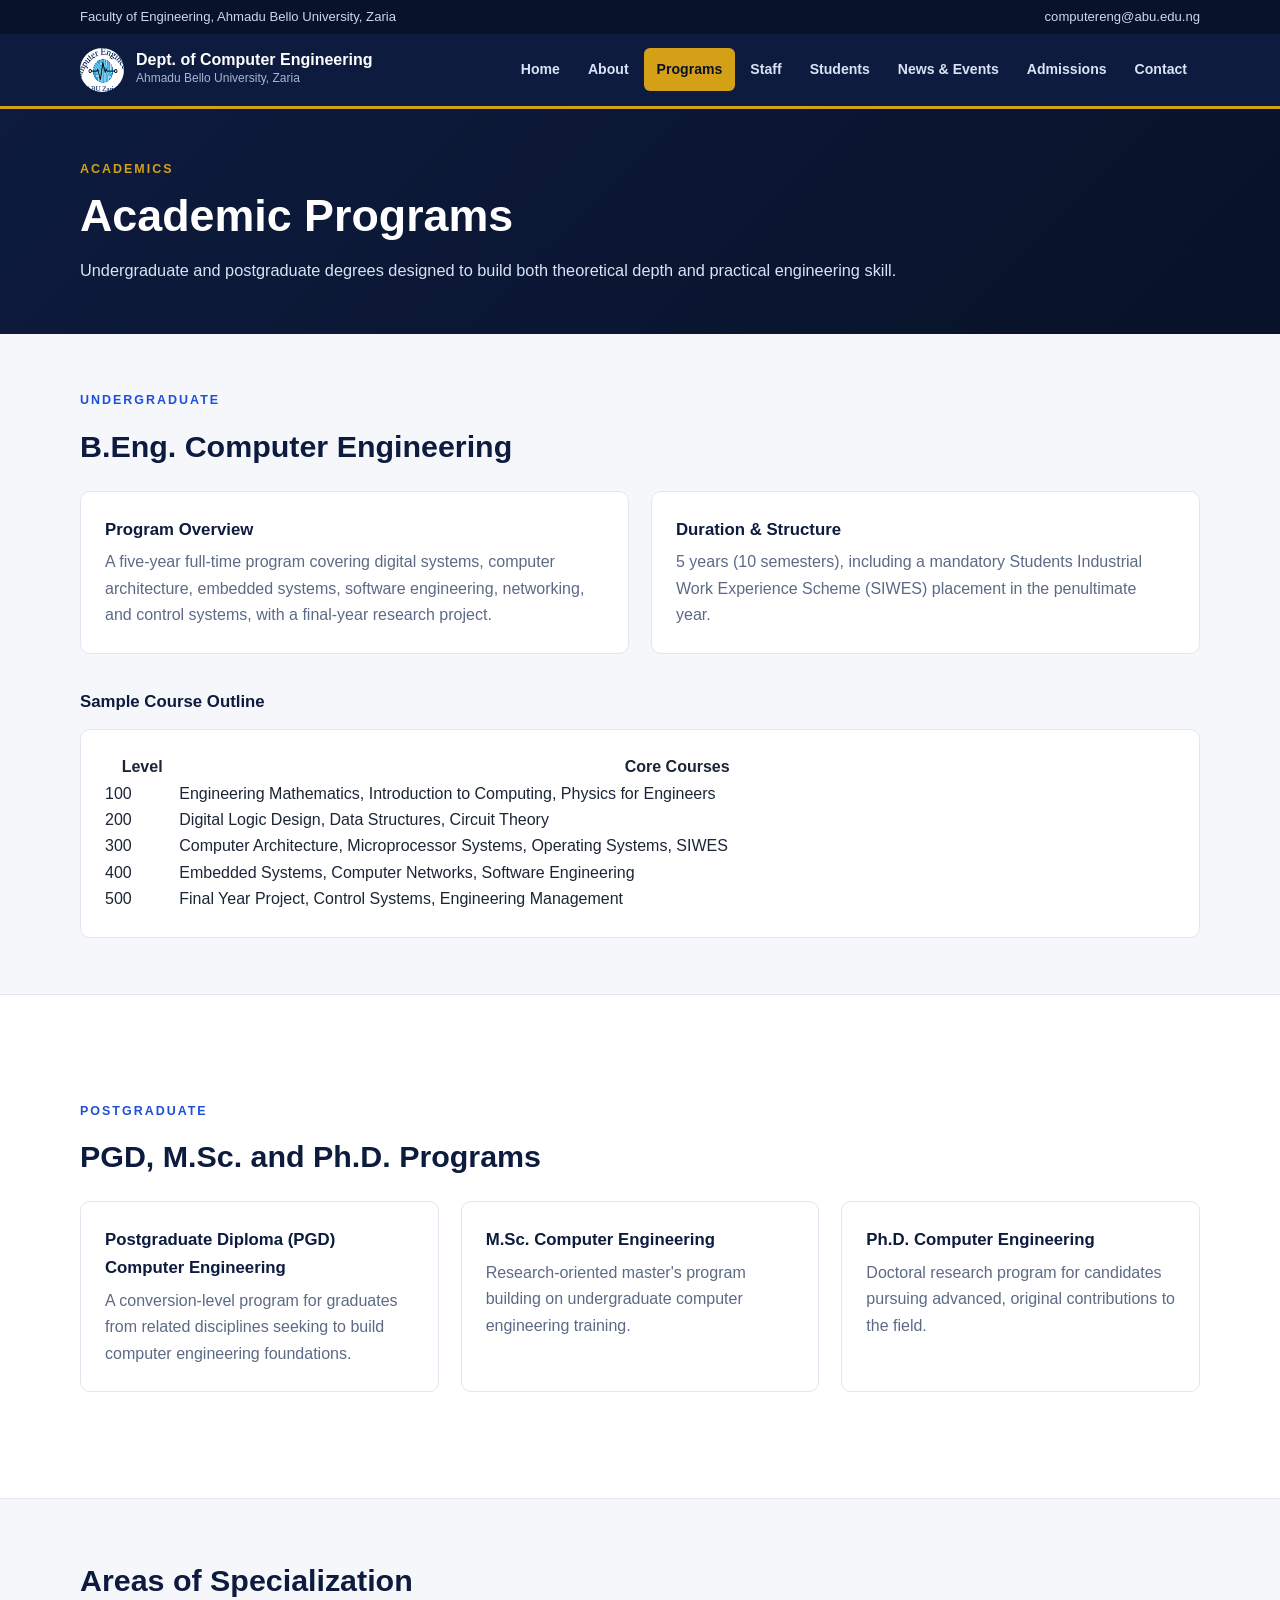
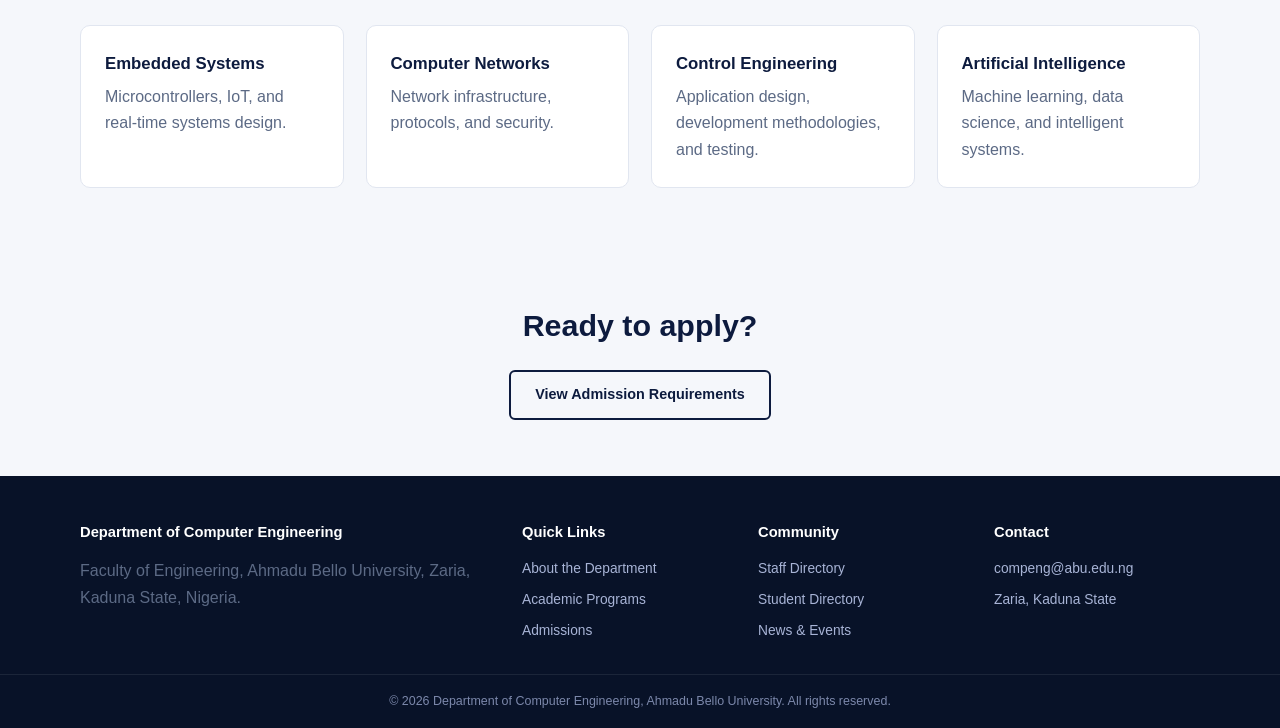
<file: programs.html>
<!DOCTYPE html>
<html lang="en">
<head>
<meta charset="UTF-8" />
<meta name="viewport" content="width=device-width, initial-scale=1.0" />
<title>Academic Programs | Computer Engineering, ABU</title>
<meta name="description" content="Undergraduate and postgraduate programs offered by the Department of Computer Engineering, Ahmadu Bello University." />
<link rel="stylesheet" href="assets/css/style.css" />
</head>
<body>

<input type="checkbox" id="nav-toggle" class="nav-toggle-input" />

<div class="top-bar">
  <div class="top-bar-inner">
    <span>Faculty of Engineering, Ahmadu Bello University, Zaria</span>
    <span><a href="mailto:computereng@abu.edu.ng">computereng@abu.edu.ng</a></span>
  </div>
</div>

<header class="site-header">
  <div class="header-inner">
    <a href="index.html" class="brand">
      <img src="assets/images/logo.png" alt="Department of Computer Engineering, ABU logo" class="brand-mark" />
        <span class="brand-text">
        <h1 style="color:#fff;font-size:1rem;">Dept. of Computer Engineering</h1>
        <p>Ahmadu Bello University, Zaria</p>
      </span>
    </a>

    <label for="nav-toggle" class="hamburger" aria-label="Toggle navigation">
      <span></span><span></span><span></span>
    </label>

    <nav class="site-nav" aria-label="Primary">
      <ul>
        <li><a href="index.html">Home</a></li>
        <li><a href="about.html">About</a></li>
        <li><a href="programs.html" aria-current="page">Programs</a></li>
        <li><a href="staff.html">Staff</a></li>
        <li><a href="students.html">Students</a></li>
        <li><a href="news.html">News &amp; Events</a></li>
        <li><a href="admissions.html">Admissions</a></li>
        <li><a href="contact.html">Contact</a></li>
      </ul>
    </nav>
  </div>
</header>

<section class="hero" style="padding:50px 0;">
  <div class="hero-inner">
    <div class="hero-text">
      <p class="eyebrow" style="color:var(--gold);">Academics</p>
      <h1>Academic Programs</h1>
      <p class="lede">
        Undergraduate and postgraduate degrees designed to build both
        theoretical depth and practical engineering skill.
      </p>
    </div>
  </div>
</section>

<main>
  <section>
    <p class="eyebrow">Undergraduate</p>
    <h2>B.Eng. Computer Engineering</h2>
    <div class="grid-2">
      <article class="card">
        <h3>Program Overview</h3>
        <p>
          A five-year full-time program covering digital systems, computer
          architecture, embedded systems, software engineering, networking,
          and control systems, with a final-year research project.
        </p>
      </article>
      <article class="card">
        <h3>Duration &amp; Structure</h3>
        <p>
          5 years (10 semesters), including a mandatory Students Industrial
          Work Experience Scheme (SIWES) placement in the penultimate year.
        </p>
      </article>
    </div>

    <h3 style="margin-top:34px;">Sample Course Outline</h3>
    <div class="card" style="margin-top:14px;overflow-x:auto;">
      <table>
        <caption class="sr-only">Sample undergraduate course outline by level</caption>
        <thead>
          <tr><th scope="col">Level</th><th scope="col">Core Courses</th></tr>
        </thead>
        <tbody>
          <tr><td>100</td><td>Engineering Mathematics, Introduction to Computing, Physics for Engineers</td></tr>
          <tr><td>200</td><td>Digital Logic Design, Data Structures, Circuit Theory</td></tr>
          <tr><td>300</td><td>Computer Architecture, Microprocessor Systems, Operating Systems, SIWES</td></tr>
          <tr><td>400</td><td>Embedded Systems, Computer Networks, Software Engineering</td></tr>
          <tr><td>500</td><td>Final Year Project, Control Systems, Engineering Management</td></tr>
        </tbody>
      </table>
    </div>
  </section>
</main>

<section class="band">
  <div style="max-width:var(--maxw);margin:0 auto;padding:50px 20px;">
    <p class="eyebrow">Postgraduate</p>
    <h2>PGD, M.Sc. and Ph.D. Programs</h2>
    <div class="grid-3">
      <article class="card">
        <h3>Postgraduate Diploma (PGD) Computer Engineering</h3>
        <p>A conversion-level program for graduates from related disciplines
           seeking to build computer engineering foundations.</p>
      </article>
      <article class="card">
        <h3>M.Sc. Computer Engineering</h3>
        <p>Research-oriented master's program building on undergraduate
           computer engineering training.</p>
      </article>
      <article class="card">
        <h3>Ph.D. Computer Engineering</h3>
        <p>Doctoral research program for candidates pursuing advanced,
           original contributions to the field.</p>
      </article>
    </div>
  </div>
</section>

<main>
  <section>
    <h2>Areas of Specialization</h2>
    <div class="grid-4">
      <article class="card"><h3>Embedded Systems</h3><p>Microcontrollers, IoT, and real-time systems design.</p></article>
      <article class="card"><h3>Computer Networks</h3><p>Network infrastructure, protocols, and security.</p></article>
      <article class="card"><h3>Control Engineering</h3><p>Application design, development methodologies, and testing.</p></article>
      <article class="card"><h3>Artificial Intelligence</h3><p>Machine learning, data science, and intelligent systems.</p></article>
    </div>
  </section>

  <section style="text-align:center;">
    <h2>Ready to apply?</h2>
    <a href="admissions.html" class="btn btn-outline-navy">View Admission Requirements</a>
  </section>
</main>

<footer class="site-footer">
  <div class="footer-inner">
    <div>
      <h4>Department of Computer Engineering</h4>
      <p>Faculty of Engineering, Ahmadu Bello University, Zaria, Kaduna State, Nigeria.</p>
    </div>
    <div>
      <h4>Quick Links</h4>
      <ul>
        <li><a href="about.html">About the Department</a></li>
        <li><a href="programs.html">Academic Programs</a></li>
        <li><a href="admissions.html">Admissions</a></li>
      </ul>
    </div>
    <div>
      <h4>Community</h4>
      <ul>
        <li><a href="staff.html">Staff Directory</a></li>
        <li><a href="students.html">Student Directory</a></li>
        <li><a href="news.html">News &amp; Events</a></li>
      </ul>
    </div>
    <div>
      <h4>Contact</h4>
      <ul>
        <li>compeng@abu.edu.ng</li>
        <li>Zaria, Kaduna State</li>
      </ul>
    </div>
  </div>
  <p class="footer-bottom">&copy; 2026 Department of Computer Engineering, Ahmadu Bello University. All rights reserved.</p>
</footer>

</body>
</html>
</file>
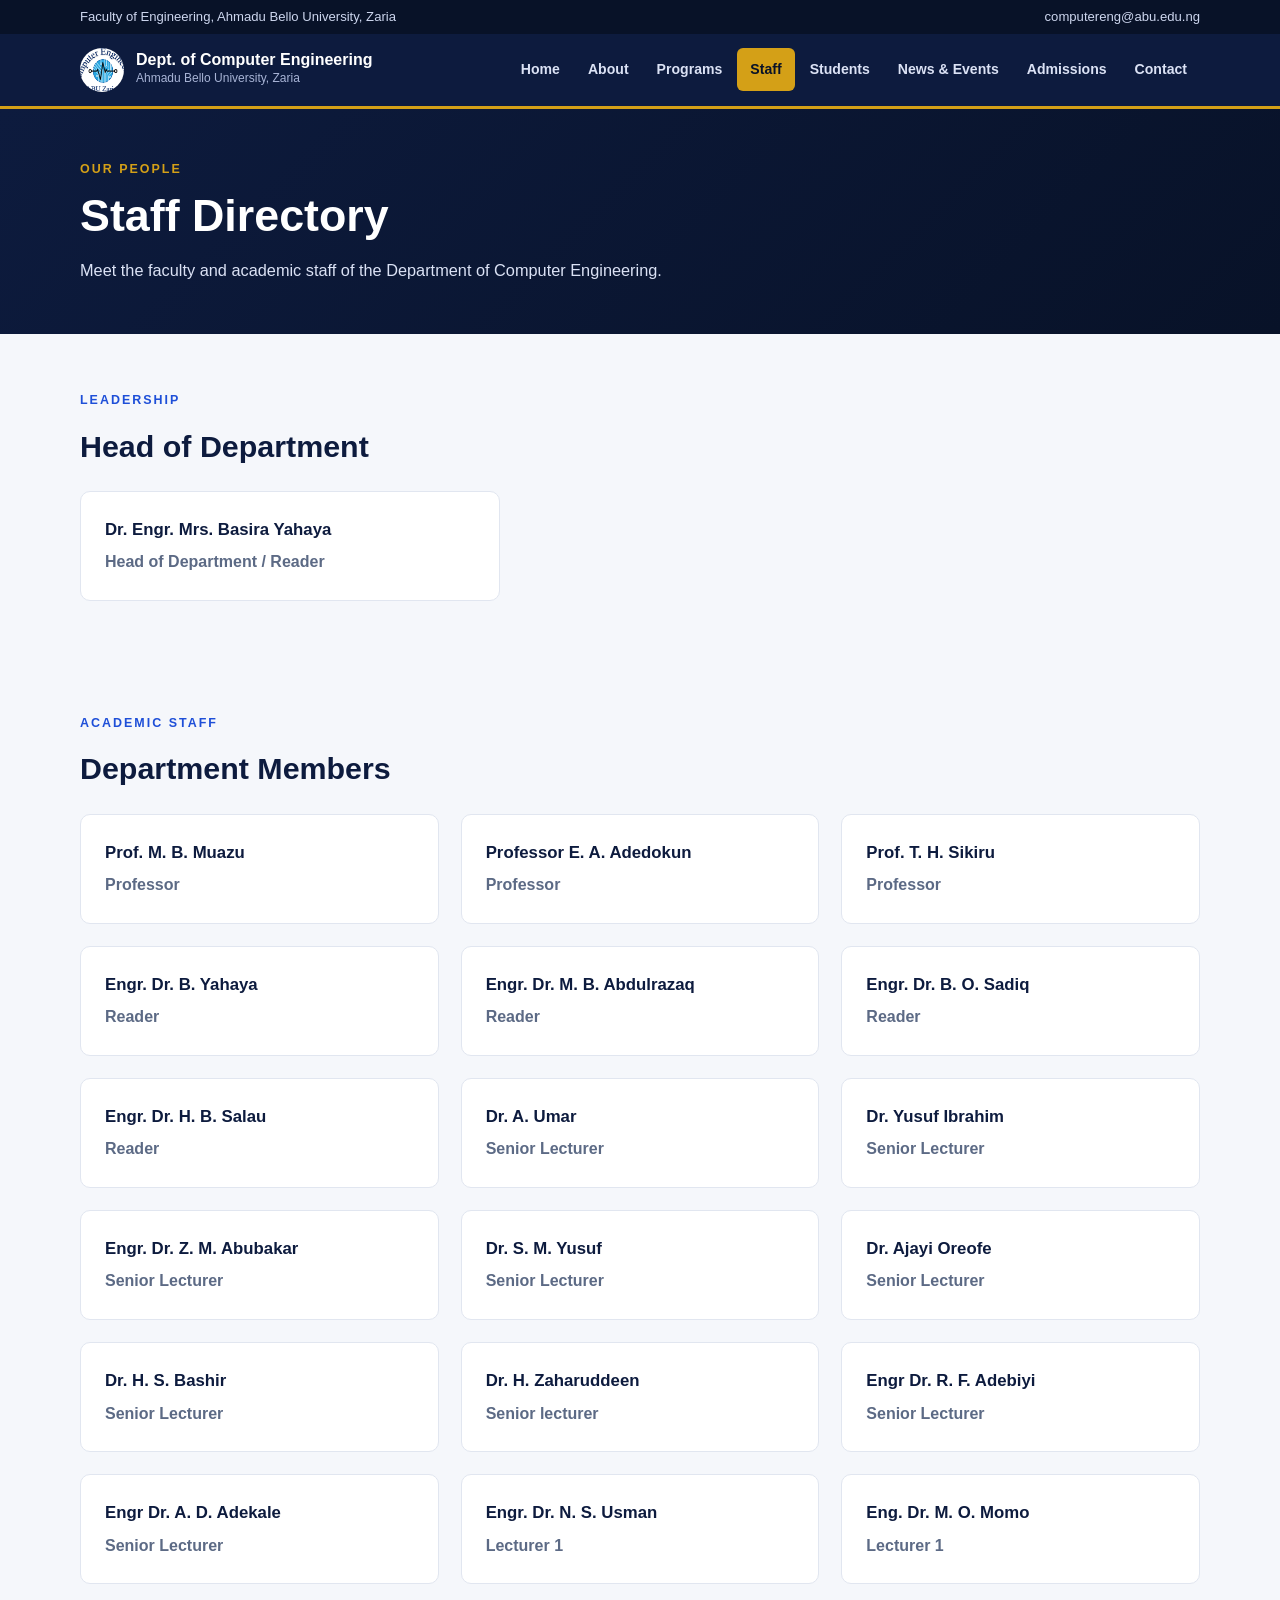
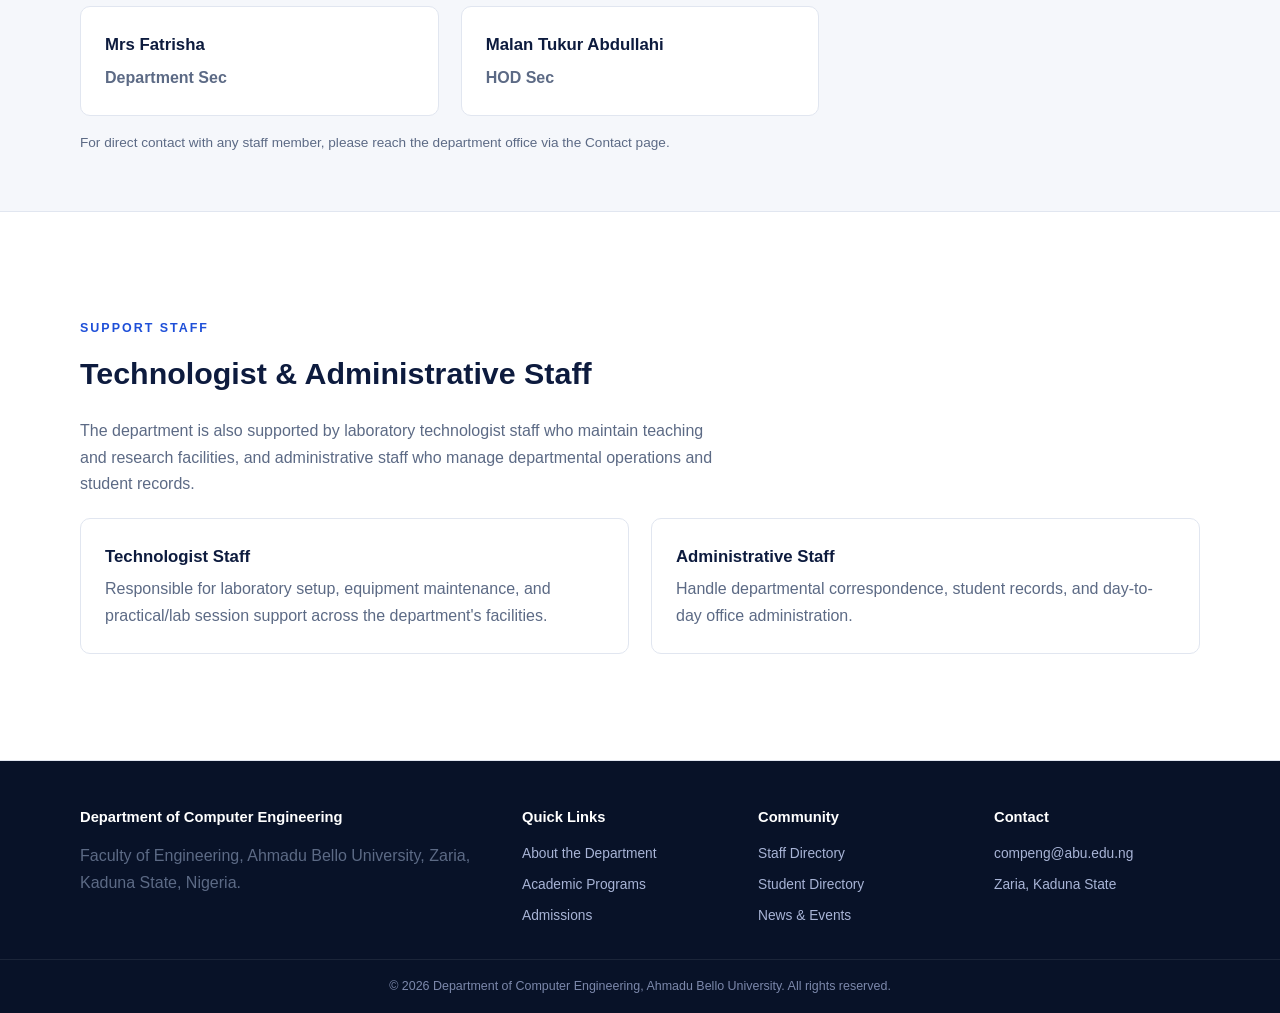
<file: staff.html>
<!DOCTYPE html>
<html lang="en">
<head>
<meta charset="UTF-8" />
<meta name="viewport" content="width=device-width, initial-scale=1.0" />
<title>Staff Directory | Computer Engineering, ABU</title>
<meta name="description" content="Faculty and staff directory of the Department of Computer Engineering, Ahmadu Bello University." />
<link rel="stylesheet" href="assets/css/style.css" />
</head>
<body>

<input type="checkbox" id="nav-toggle" class="nav-toggle-input" />

<div class="top-bar">
  <div class="top-bar-inner">
    <span>Faculty of Engineering, Ahmadu Bello University, Zaria</span>
    <span><a href="mailto:computereng@abu.edu.ng">computereng@abu.edu.ng</a></span>
  </div>
</div>

<header class="site-header">
  <div class="header-inner">
    <a href="index.html" class="brand">
      <img src="assets/images/logo.png" alt="Department of Computer Engineering, ABU logo" class="brand-mark" />
      <span class="brand-text">
        <h1 style="color:#fff;font-size:1rem;">Dept. of Computer Engineering</h1>
        <p>Ahmadu Bello University, Zaria</p>
      </span>
    </a>

    <label for="nav-toggle" class="hamburger" aria-label="Toggle navigation">
      <span></span><span></span><span></span>
    </label>

    <nav class="site-nav" aria-label="Primary">
      <ul>
        <li><a href="index.html">Home</a></li>
        <li><a href="about.html">About</a></li>
        <li><a href="programs.html">Programs</a></li>
        <li><a href="staff.html" aria-current="page">Staff</a></li>
        <li><a href="students.html">Students</a></li>
        <li><a href="news.html">News &amp; Events</a></li>
        <li><a href="admissions.html">Admissions</a></li>
        <li><a href="contact.html">Contact</a></li>
      </ul>
    </nav>
  </div>
</header>

<section class="hero" style="padding:50px 0;">
  <div class="hero-inner">
    <div class="hero-text">
      <p class="eyebrow" style="color:var(--gold);">Our People</p>
      <h1>Staff Directory</h1>
      <p class="lede">
        Meet the faculty and academic staff of the Department of Computer
        Engineering.
      </p>
    </div>
  </div>
</section>

<main>
  <section>
    <p class="eyebrow">Leadership</p>
    <h2>Head of Department</h2>
    <div class="card" style="max-width:420px;">
      <h3>Dr. Engr. Mrs. Basira Yahaya</h3>
      <p><strong>Head of Department / Reader</strong></p>
    </div>
  </section>

  <section>
    <p class="eyebrow">Academic Staff</p>
    <h2>Department Members</h2>
    <div class="grid-3">

      <article class="card">
        <h3>Prof. M. B. Muazu</h3>
        <p><strong>Professor</strong></p>
      </article>

      <article class="card">
        <h3>Professor E. A. Adedokun</h3>
        <p><strong>Professor</strong></p>
      </article>


      <article class="card">
        <h3>Prof. T. H. Sikiru</h3>
        <p><strong>Professor</strong></p>
      </article>

      <article class="card">
        <h3>Engr. Dr. B. Yahaya</h3>
        <p><strong>Reader</strong></p>
      </article>

      <article class="card">
        <h3>Engr. Dr. M. B. Abdulrazaq</h3>
        <p><strong>Reader</strong></p>
      </article>

      <article class="card">
        <h3>Engr. Dr. B. O. Sadiq</h3>
        <p><strong>Reader</strong></p>
      </article>

      <article class="card">
        <h3>Engr. Dr. H. B. Salau</h3>
        <p><strong>Reader</strong></p>
      </article>

      <article class="card">
        <h3>Dr. A. Umar</h3>
        <p><strong>Senior Lecturer</strong></p>
      </article>

      <article class="card">
        <h3>Dr. Yusuf Ibrahim</h3>
        <p><strong>Senior Lecturer</strong></p>
      </article>

      <article class="card">
        <h3>Engr. Dr. Z. M. Abubakar</h3>
        <p><strong>Senior Lecturer</strong></p>
      </article>

      <article class="card">
        <h3>Dr. S. M. Yusuf</h3>
        <p><strong>Senior Lecturer</strong></p>
      </article>

      <article class="card">
        <h3>Dr. Ajayi Oreofe</h3>
        <p><strong>Senior Lecturer</strong></p>
      </article>

      <article class="card">
        <h3>Dr. H. S. Bashir</h3>
        <p><strong>Senior Lecturer</strong></p>
      </article>

      <article class="card">
        <h3>Dr. H. Zaharuddeen</h3>
        <p><strong>Senior lecturer</strong></p>
      </article>

      <article class="card">
        <h3>Engr Dr. R. F. Adebiyi</h3>
        <p><strong>Senior Lecturer</strong></p>
      </article>

      <article class="card">
        <h3>Engr Dr. A. D. Adekale</h3>
        <p><strong>Senior Lecturer</strong></p>
      </article>

      <article class="card">
        <h3>Engr. Dr. N. S. Usman</h3>
        <p><strong>Lecturer 1</strong></p>
      </article>
      
      <article class="card">
        <h3>Eng. Dr. M. O. Momo</h3>
        <p><strong>Lecturer 1</strong></p>
      </article>

    <article class="card">
        <h3>Mrs Fatrisha</h3>
        <p><strong>Department Sec</strong></p>
      </article>

      <article class="card">
        <h3>Malan Tukur Abdullahi</h3>
        <p><strong>HOD Sec</strong></p>
      </article>
      </div>
    </div>
    </div>
    <p style="margin-top:16px;font-size:.85rem;">
      For direct contact with any staff member, please reach the
      department office via the <a href="contact.html">Contact page</a>.
    </p>
  </section>
</main>

<section class="band">
  <div style="max-width:var(--maxw);margin:0 auto;padding:50px 20px;">
    <p class="eyebrow">Support Staff</p>
    <h2>Technologist &amp; Administrative Staff</h2>
    <p style="max-width:640px;margin-bottom:20px;">
      The department is also supported by laboratory technologist staff who
      maintain teaching and research facilities, and administrative staff
      who manage departmental operations and student records.
    </p>
    <div class="grid-2">
      <article class="card">
        <h3>Technologist Staff</h3>
        <p>Responsible for laboratory setup, equipment maintenance, and
           practical/lab session support across the department's
           facilities.</p>
      </article>
      <article class="card">
        <h3>Administrative Staff</h3>
        <p>Handle departmental correspondence, student records, and
           day-to-day office administration.</p>
      </article>
    </div>
  </div>
</section>

<footer class="site-footer">
  <div class="footer-inner">
    <div>
      <h4>Department of Computer Engineering</h4>
      <p>Faculty of Engineering, Ahmadu Bello University, Zaria, Kaduna State, Nigeria.</p>
    </div>
    <div>
      <h4>Quick Links</h4>
      <ul>
        <li><a href="about.html">About the Department</a></li>
        <li><a href="programs.html">Academic Programs</a></li>
        <li><a href="admissions.html">Admissions</a></li>
      </ul>
    </div>
    <div>
      <h4>Community</h4>
      <ul>
        <li><a href="staff.html">Staff Directory</a></li>
        <li><a href="students.html">Student Directory</a></li>
        <li><a href="news.html">News &amp; Events</a></li>
      </ul>
    </div>
    <div>
      <h4>Contact</h4>
      <ul>
        <li>compeng@abu.edu.ng</li>
        <li>Zaria, Kaduna State</li>
      </ul>
    </div>
  </div>
  <p class="footer-bottom">&copy; 2026 Department of Computer Engineering, Ahmadu Bello University. All rights reserved.</p>
</footer>

</body>
</html>
</file>
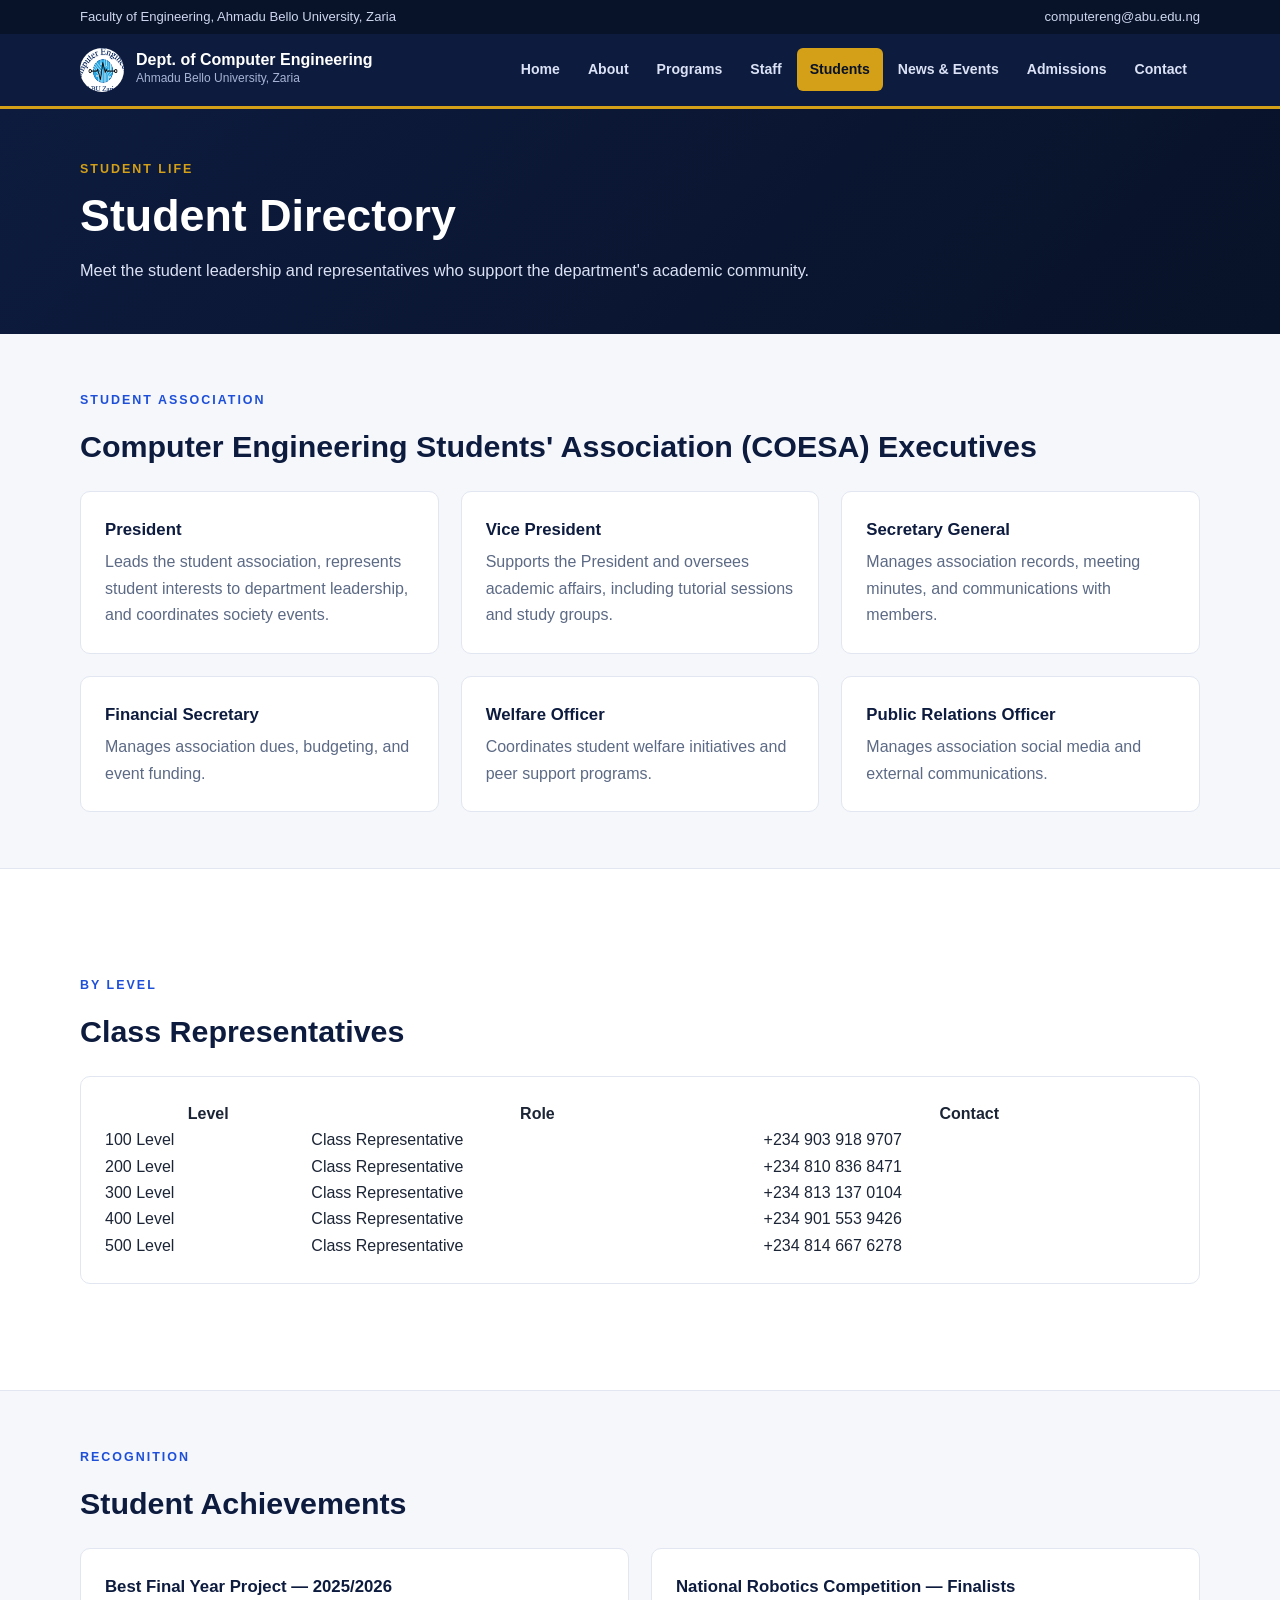
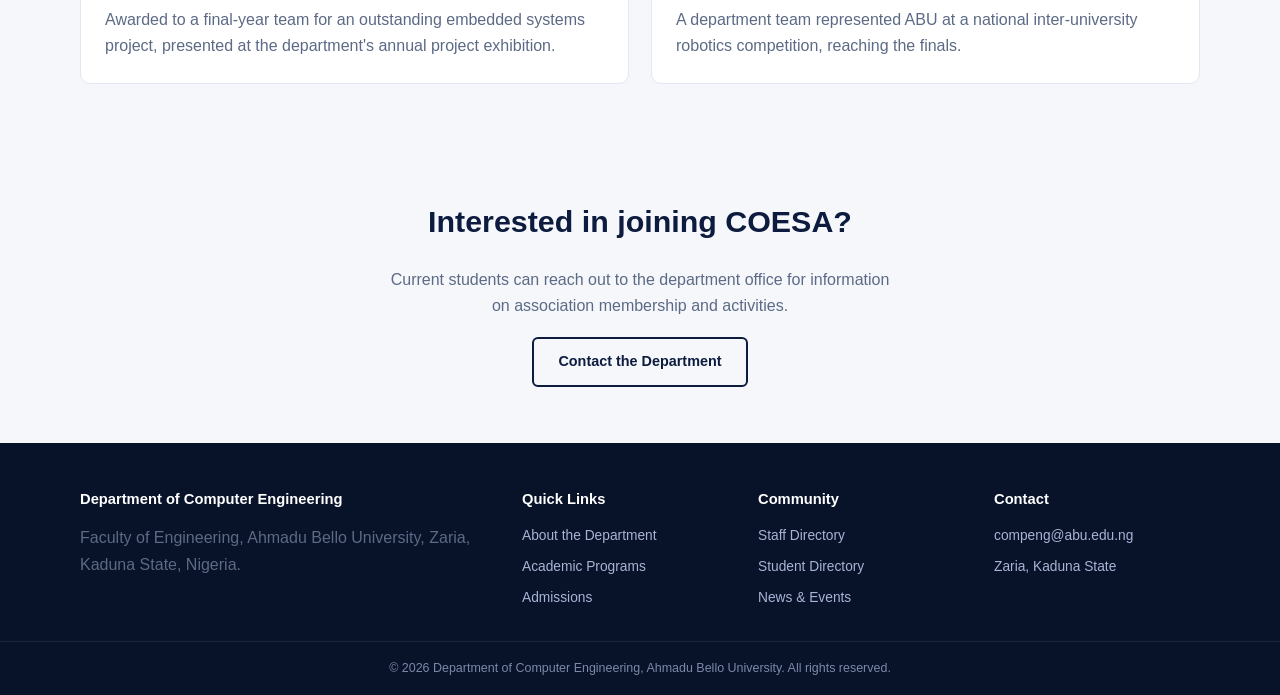
<file: students.html>
<!DOCTYPE html>
<html lang="en">
<head>
<meta charset="UTF-8" />
<meta name="viewport" content="width=device-width, initial-scale=1.0" />
<title>Student Directory | Computer Engineering, ABU</title>
<meta name="description" content="Student association leadership, class representatives, and student life in the Department of Computer Engineering, Ahmadu Bello University." />
<link rel="stylesheet" href="assets/css/style.css" />
</head>
<body>

<input type="checkbox" id="nav-toggle" class="nav-toggle-input" />

<div class="top-bar">
  <div class="top-bar-inner">
    <span>Faculty of Engineering, Ahmadu Bello University, Zaria</span>
    <span><a href="mailto:computereng@abu.edu.ng">computereng@abu.edu.ng</a></span>
  </div>
</div>

<header class="site-header">
  <div class="header-inner">
    <a href="index.html" class="brand">
      <img src="assets/images/logo.png" alt="Department of Computer Engineering, ABU logo" class="brand-mark" />
      <span class="brand-text">
        <h1 style="color:#fff;font-size:1rem;">Dept. of Computer Engineering</h1>
        <p>Ahmadu Bello University, Zaria</p>
      </span>
    </a>

    <label for="nav-toggle" class="hamburger" aria-label="Toggle navigation">
      <span></span><span></span><span></span>
    </label>

    <nav class="site-nav" aria-label="Primary">
      <ul>
        <li><a href="index.html">Home</a></li>
        <li><a href="about.html">About</a></li>
        <li><a href="programs.html">Programs</a></li>
        <li><a href="staff.html">Staff</a></li>
        <li><a href="students.html" aria-current="page">Students</a></li>
        <li><a href="news.html">News &amp; Events</a></li>
        <li><a href="admissions.html">Admissions</a></li>
        <li><a href="contact.html">Contact</a></li>
      </ul>
    </nav>
  </div>
</header>

<section class="hero" style="padding:50px 0;">
  <div class="hero-inner">
    <div class="hero-text">
      <p class="eyebrow" style="color:var(--gold);">Student Life</p>
      <h1>Student Directory</h1>
      <p class="lede">
        Meet the student leadership and representatives who support the
        department's academic community.
      </p>
    </div>
  </div>
</section>

<main>
  <section>
    <p class="eyebrow">Student Association</p>
    <h2>Computer Engineering Students' Association (COESA) Executives</h2>
    <div class="grid-3">
      <article class="card">
        <h3>President</h3>
        <p>Leads the student association, represents student interests to
           department leadership, and coordinates society events.</p>
      </article>
      <article class="card">
        <h3>Vice President</h3>
        <p>Supports the President and oversees academic affairs, including
           tutorial sessions and study groups.</p>
      </article>
      <article class="card">
        <h3>Secretary General</h3>
        <p>Manages association records, meeting minutes, and communications
           with members.</p>
      </article>
      <article class="card">
        <h3>Financial Secretary</h3>
        <p>Manages association dues, budgeting, and event funding.</p>
      </article>
      <article class="card">
        <h3>Welfare Officer</h3>
        <p>Coordinates student welfare initiatives and peer support programs.</p>
      </article>
      <article class="card">
        <h3>Public Relations Officer</h3>
        <p>Manages association social media and external communications.</p>
      </article>
    </div>
  </section>
</main>

<section class="band">
  <div style="max-width:var(--maxw);margin:0 auto;padding:50px 20px;">
    <p class="eyebrow">By Level</p>
    <h2>Class Representatives</h2>
    <div class="card" style="overflow-x:auto;">
      <table>
        <caption class="sr-only">Class representatives by academic level</caption>
        <thead>
          <tr><th scope="col">Level</th><th scope="col">Role</th><th scope="col">Contact</th></tr>
        </thead>
        <tbody>
          <tr><td>100 Level</td><td>Class Representative</td><td><a href="https://wa.me/2349039189707" target="_blank" rel="noopener">+234 903 918 9707</a></td></tr>
          <tr><td>200 Level</td><td>Class Representative</td><td><a href="https://wa.me/2348108368471" target="_blank" rel="noopener">+234 810 836 8471</a></td></tr>
          <tr><td>300 Level</td><td>Class Representative</td><td><a href="https://wa.me/2348131370104" target="_blank" rel="noopener">+234 813 137 0104</a></td></tr>
          <tr><td>400 Level</td><td>Class Representative</td><td><a href="https://wa.me/2349015539426" target="_blank" rel="noopener">+234 901 553 9426</a></td></tr>
          <tr><td>500 Level</td><td>Class Representative</td><td><a href="https://wa.me/2348146676278" target="_blank" rel="noopener">+234 814 667 6278</a></td></tr>
        </tbody>
      </table>
    </div>
  </div>
</section>

<main>
  <section>
    <p class="eyebrow">Recognition</p>
    <h2>Student Achievements</h2>
    <div class="grid-2">
      <article class="card">
        <h3>Best Final Year Project — 2025/2026</h3>
        <p>Awarded to a final-year team for an outstanding embedded systems
           project, presented at the department's annual project exhibition.</p>
      </article>
      <article class="card">
        <h3>National Robotics Competition — Finalists</h3>
        <p>A department team represented ABU at a national inter-university
           robotics competition, reaching the finals.</p>
      </article>
    </div>
  </section>

  <section style="text-align:center;">
    <h2>Interested in joining COESA?</h2>
    <p style="max-width:520px;margin:0 auto 18px;">Current students can reach out to the department office for information on association membership and activities.</p>
    <a href="contact.html" class="btn btn-outline-navy">Contact the Department</a>
  </section>
</main>

<footer class="site-footer">
  <div class="footer-inner">
    <div>
      <h4>Department of Computer Engineering</h4>
      <p>Faculty of Engineering, Ahmadu Bello University, Zaria, Kaduna State, Nigeria.</p>
    </div>
    <div>
      <h4>Quick Links</h4>
      <ul>
        <li><a href="about.html">About the Department</a></li>
        <li><a href="programs.html">Academic Programs</a></li>
        <li><a href="admissions.html">Admissions</a></li>
      </ul>
    </div>
    <div>
      <h4>Community</h4>
      <ul>
        <li><a href="staff.html">Staff Directory</a></li>
        <li><a href="students.html">Student Directory</a></li>
        <li><a href="news.html">News &amp; Events</a></li>
      </ul>
    </div>
    <div>
      <h4>Contact</h4>
      <ul>
        <li>compeng@abu.edu.ng</li>
        <li>Zaria, Kaduna State</li>
      </ul>
    </div>
  </div>
  <p class="footer-bottom">&copy; 2026 Department of Computer Engineering, Ahmadu Bello University. All rights reserved.</p>
</footer>

</body>
</html>
</file>
<file: assets/css/style.css>
/* =========================================================
   assets/css/style.css
   Department of Computer Engineering, Ahmadu Bello University
   Pure CSS3 — Flexbox + Grid, mobile-first responsive design
   ========================================================= */

:root{
  --navy:#0d1b3e;
  --navy-deep:#081228;
  --blue:#1e4fd8;
  --blue-light:#4f7fff;
  --gold:#d4a017;
  --bg:#f5f7fb;
  --card:#ffffff;
  --text:#1c2536;
  --muted:#5c6a85;
  --border:#e1e6f0;
  --radius:10px;
  --maxw:1160px;
}

*{box-sizing:border-box;margin:0;padding:0;}
html{scroll-behavior:smooth;}
body{
  font-family:'Segoe UI',Roboto,Helvetica,Arial,sans-serif;
  background:var(--bg);
  color:var(--text);
  line-height:1.65;
}
a{color:inherit;text-decoration:none;}
img{max-width:100%;display:block;}
ul{list-style:none;}
table{border-collapse:collapse;width:100%;}

/* ===================== Top bar ===================== */
.top-bar{
  background:var(--navy-deep);color:#cdd6ee;
  font-size:.82rem;
}
.top-bar-inner{
  max-width:var(--maxw);margin:0 auto;padding:6px 20px;
  display:flex;justify-content:space-between;flex-wrap:wrap;gap:6px;
}
.top-bar a{color:#cdd6ee;}
.top-bar a:hover{color:var(--gold);}

/* ===================== Header / Nav ===================== */
.site-header{
  background:var(--navy);
  position:sticky;top:0;z-index:100;
  border-bottom:3px solid var(--gold);
}
.header-inner{
  max-width:var(--maxw);margin:0 auto;padding:14px 20px;
  display:flex;align-items:center;justify-content:space-between;
  position:relative;
}
.brand{display:flex;align-items:center;gap:12px;color:#fff;}
.brand-mark{
  width:44px;height:44px;border-radius:50%;
  background:var(--gold);color:var(--navy-deep);
  display:flex;align-items:center;justify-content:center;
  font-weight:800;font-size:.95rem;flex-shrink:0;
  object-fit:cover;
}
.brand-text h1{font-size:1rem;font-weight:700;line-height:1.2;}
.brand-text p{font-size:.75rem;color:#a8b4d6;}

.nav-toggle-input{display:none;}
.hamburger{
  display:none;flex-direction:column;gap:5px;cursor:pointer;padding:6px;
}
.hamburger span{width:24px;height:2px;background:#fff;border-radius:2px;}

.site-nav ul{display:flex;gap:2px;flex-wrap:wrap;}
.site-nav a{
  display:block;padding:10px 13px;border-radius:6px;
  font-size:.88rem;color:#dbe2f5;font-weight:600;
  transition:.2s;
}
.site-nav a:hover,.site-nav a:focus,
.site-nav a[aria-current="page"]{
  color:var(--navy-deep);background:var(--gold);outline:none;
}

@media (max-width:960px){
  .hamburger{display:flex;}
  .site-nav{
    display:block;position:absolute;top:100%;left:0;right:0;
    background:var(--navy);border-top:1px solid rgba(255,255,255,.1);
    max-height:0;overflow:hidden;transition:max-height .3s ease;
  }
  .site-nav ul{flex-direction:column;padding:6px;}
  .nav-toggle-input:checked ~ .header-inner .site-nav{max-height:600px;}
}

/* ===================== Layout helpers ===================== */
main{max-width:var(--maxw);margin:0 auto;padding:0 20px;}
section{padding:56px 0;}
.eyebrow{
  color:var(--blue);font-size:.78rem;letter-spacing:2px;
  text-transform:uppercase;font-weight:700;margin-bottom:10px;
}
h1{font-size:clamp(1.9rem,4.5vw,2.8rem);font-weight:800;line-height:1.2;color:#fff;}
h2{font-size:clamp(1.4rem,3vw,1.9rem);font-weight:800;margin-bottom:20px;color:var(--navy);}
h3{font-size:1.05rem;font-weight:700;margin-bottom:6px;color:var(--navy);}
p{color:var(--muted);}
.lede{font-size:1.02rem;margin-top:14px;color:#dbe2f5;}

/* ===================== Buttons ===================== */
.btn{
  display:inline-block;padding:11px 24px;border-radius:6px;
  font-weight:700;font-size:.9rem;transition:.2s;border:2px solid transparent;
}
.btn-primary{background:var(--gold);color:var(--navy-deep);}
.btn-primary:hover,.btn-primary:focus{background:#c29112;}
.btn-outline{border-color:#fff;color:#fff;}
.btn-outline:hover,.btn-outline:focus{background:#fff;color:var(--navy);}
.btn-outline-navy{border-color:var(--navy);color:var(--navy);}
.btn-outline-navy:hover,.btn-outline-navy:focus{background:var(--navy);color:#fff;}

/* ===================== Hero (Home) ===================== */
.hero{
  background:linear-gradient(135deg,var(--navy) 0%,var(--navy-deep) 100%);
  padding:70px 0;
}
.hero-inner{max-width:var(--maxw);margin:0 auto;padding:0 20px;
  display:flex;flex-wrap:wrap;gap:40px;align-items:center;}
.hero-text{flex:1 1 460px;}
.hero-actions{margin-top:26px;display:flex;gap:14px;flex-wrap:wrap;}
.hero-image{flex:1 1 320px;}
.hero-image img{border-radius:var(--radius);border:4px solid rgba(255,255,255,.15);}

/* ===================== Stats strip ===================== */
.stats-strip{
  background:var(--card);border-bottom:1px solid var(--border);
}
.stats-grid{
  max-width:var(--maxw);margin:0 auto;padding:34px 20px;
  display:grid;grid-template-columns:repeat(4,1fr);gap:20px;text-align:center;
}
.stat-num{font-size:1.9rem;font-weight:800;color:var(--blue);}
.stat-label{font-size:.82rem;color:var(--muted);margin-top:4px;}

/* ===================== Cards / grids ===================== */
.grid-2{display:grid;grid-template-columns:repeat(2,1fr);gap:22px;}
.grid-3{display:grid;grid-template-columns:repeat(3,1fr);gap:22px;}
.grid-4{display:grid;grid-template-columns:repeat(4,1fr);gap:22px;}

.card{
  background:var(--card);border:1px solid var(--border);
  border-radius:var(--radius);padding:24px;transition:.2s;
}
.card:hover,.card:focus-within{box-shadow:0 10px 24px rgba(13,27,62,.08);transform:translateY(-2px);}
.card-link{color:var(--blue);font-weight:700;font-size:.88rem;margin-top:10px;display:inline-block;}
.card-link:hover,.card-link:focus{text-decoration:underline;}

@media (max-width:900px){
  .grid-3,.grid-4{grid-template-columns:repeat(2,1fr);}
}
@media (max-width:640px){
  .grid-2,.grid-3,.grid-4,.stats-grid{grid-template-columns:1fr;}
  .hero-inner{text-align:center;justify-content:center;}
  .hero-actions{justify-content:center;}
}

/* ===================== Section band (alt bg) ===================== */
.band{background:var(--card);border-top:1px solid var(--border);border-bottom:1px solid var(--border);}
.band-navy{background:var(--navy);color:#fff;}
.band-navy h2{color:#fff;}
.band-navy p{color:#c3cce6;}

/* ===================== Footer ===================== */
.site-footer{background:var(--navy-deep);color:#a8b4d6;margin-top:0;}
.footer-inner{
  max-width:var(--maxw);margin:0 auto;padding:44px 20px 24px;
  display:grid;grid-template-columns:2fr 1fr 1fr 1fr;gap:30px;
}
.footer-inner h4{color:#fff;font-size:.92rem;margin-bottom:14px;}
.footer-inner li{margin-bottom:8px;font-size:.86rem;}
.footer-inner a:hover,.footer-inner a:focus{color:var(--gold);}
.footer-bottom{
  text-align:center;padding:16px 20px;border-top:1px solid rgba(255,255,255,.08);
  font-size:.78rem;color:#7c88ab;
}
@media (max-width:760px){
  .footer-inner{grid-template-columns:1fr 1fr;}
}
@media (max-width:480px){
  .footer-inner{grid-template-columns:1fr;}
}

/* ===================== Forms ===================== */
.form-field{margin-bottom:16px;}
.form-field label{display:block;font-size:.85rem;font-weight:600;color:var(--navy);margin-bottom:6px;}
.form-field input,.form-field select,.form-field textarea{
  width:100%;padding:11px 13px;border-radius:6px;
  background:#fff;border:1px solid var(--border);color:var(--text);
  font-family:inherit;font-size:.92rem;
}
.form-field input:focus,.form-field select:focus,.form-field textarea:focus{
  outline:2px solid var(--blue-light);border-color:var(--blue-light);
}

/* ===================== Accessibility utility ===================== */
.sr-only{
  position:absolute;width:1px;height:1px;padding:0;margin:-1px;
  overflow:hidden;clip:rect(0,0,0,0);white-space:nowrap;border:0;
}

/* ===================== Focus visibility (a11y) ===================== */
a:focus-visible,button:focus-visible,label:focus-visible{
  outline:2px solid var(--gold);outline-offset:2px;
}
</file>
